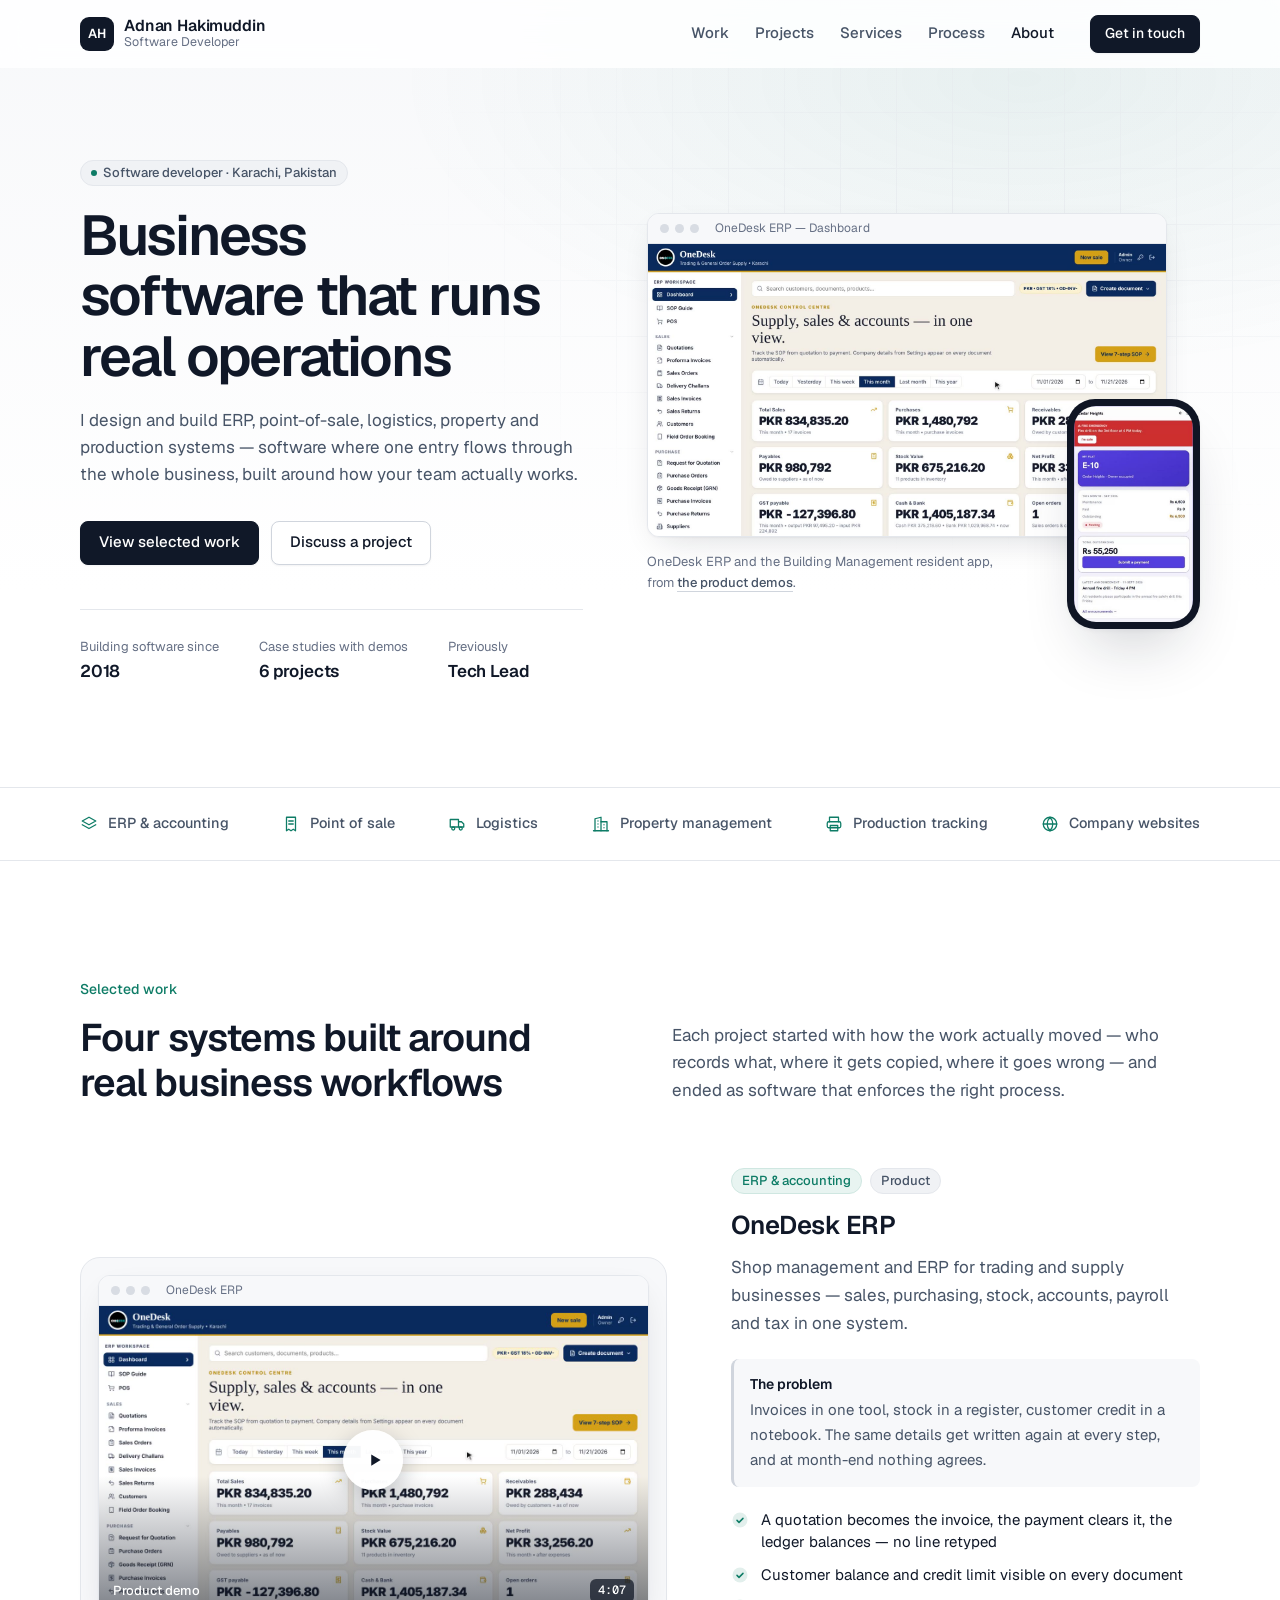
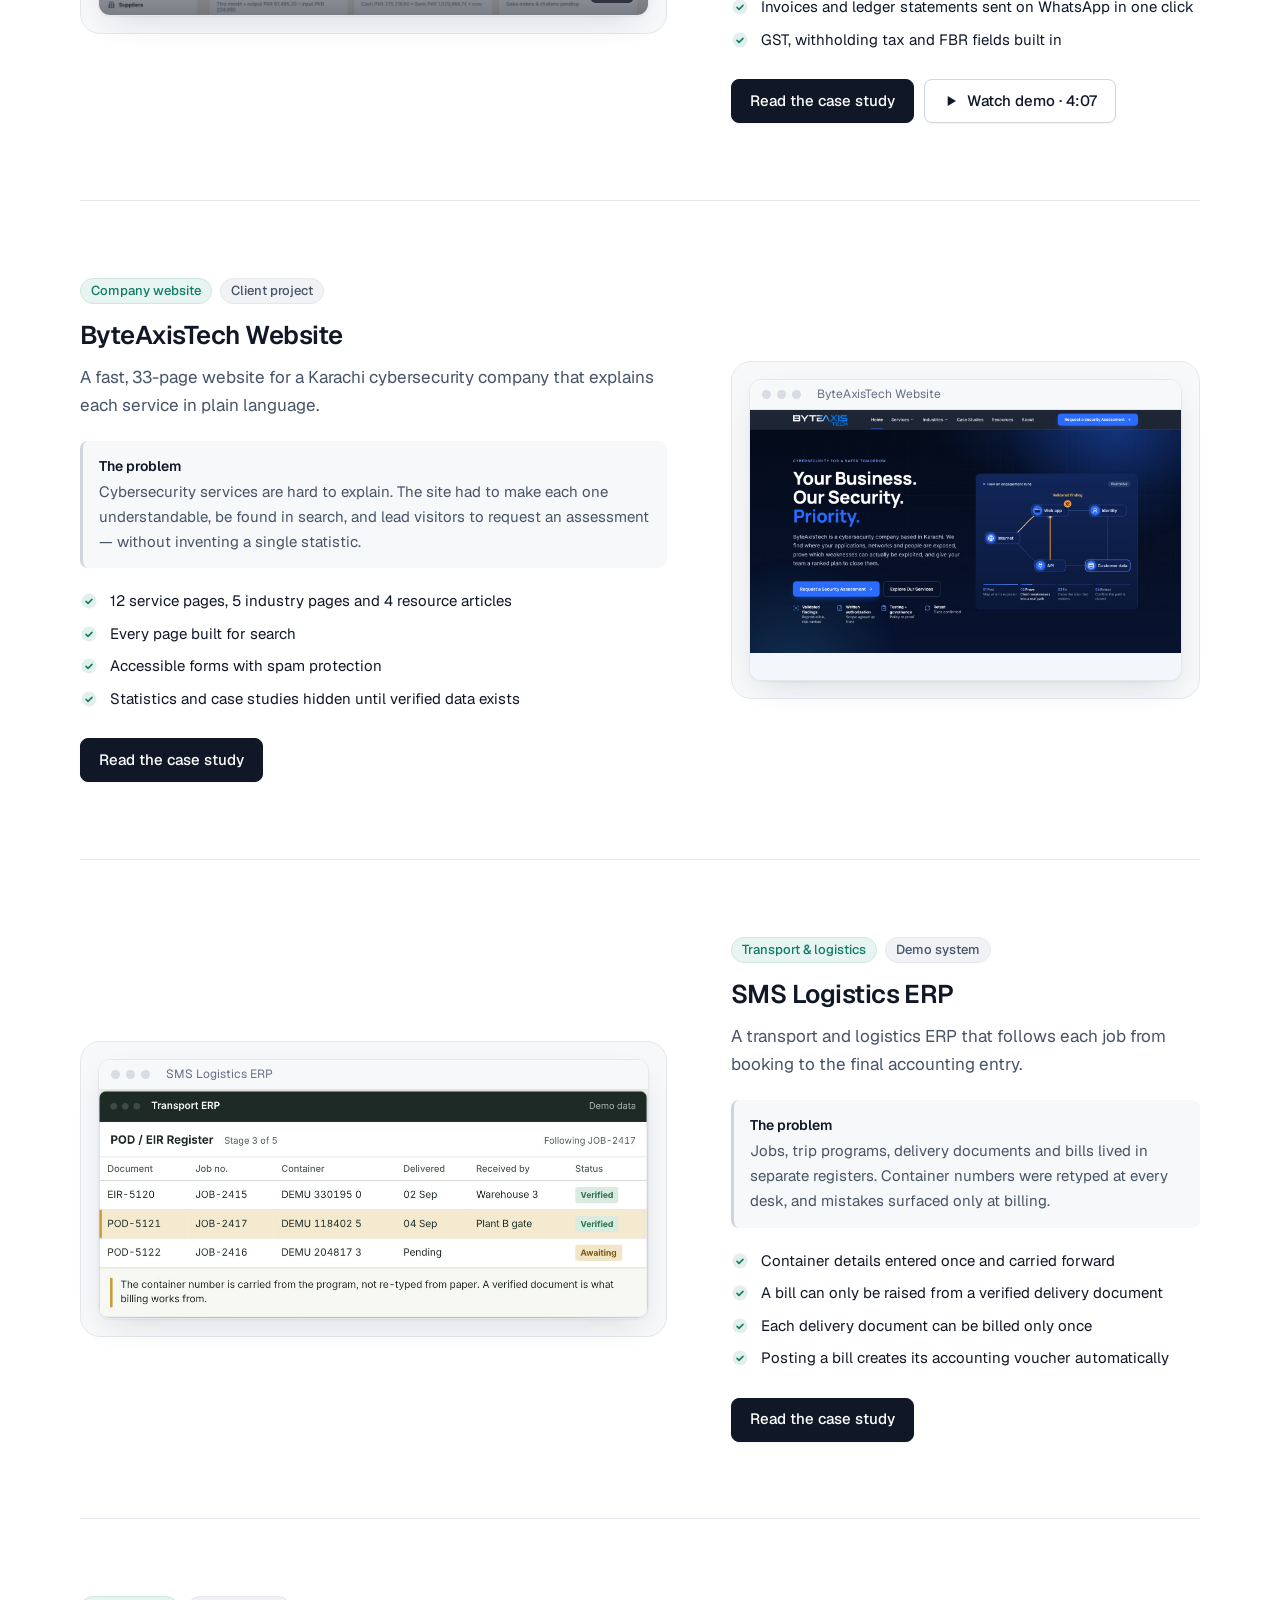
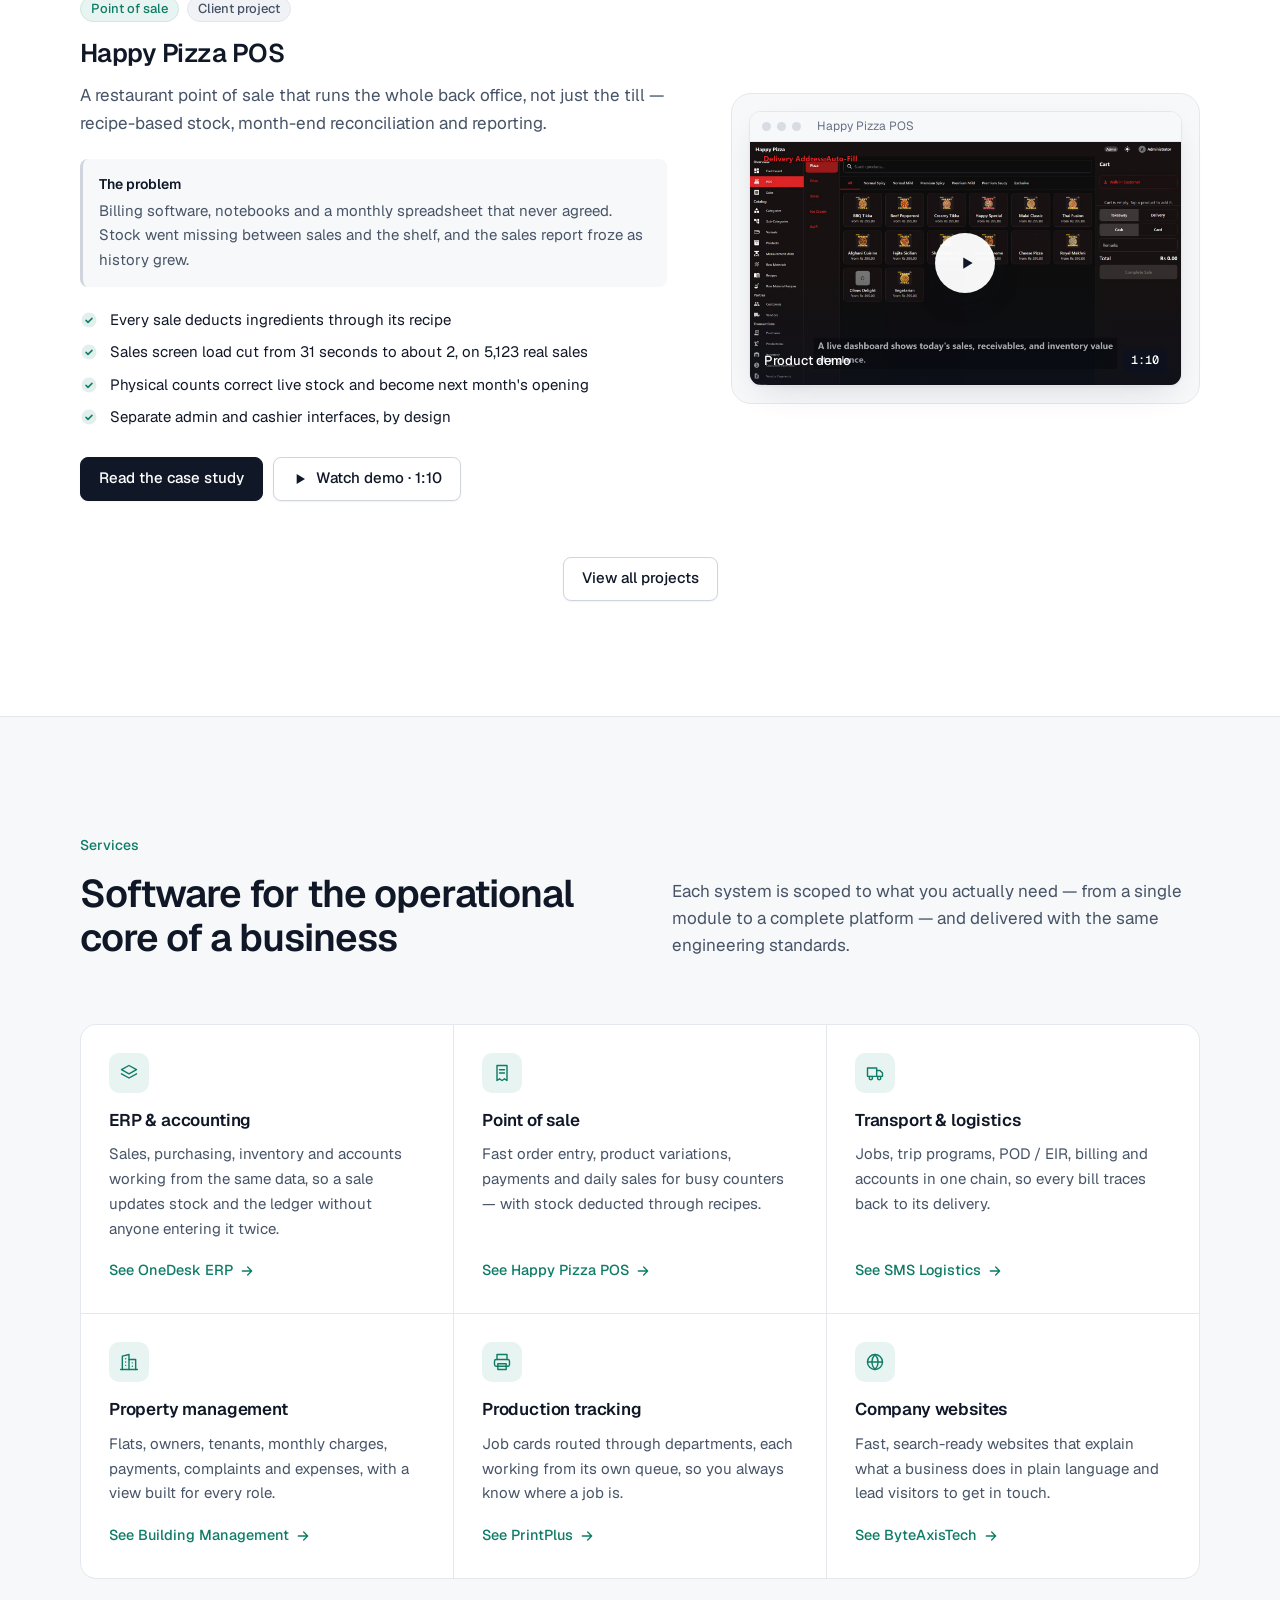
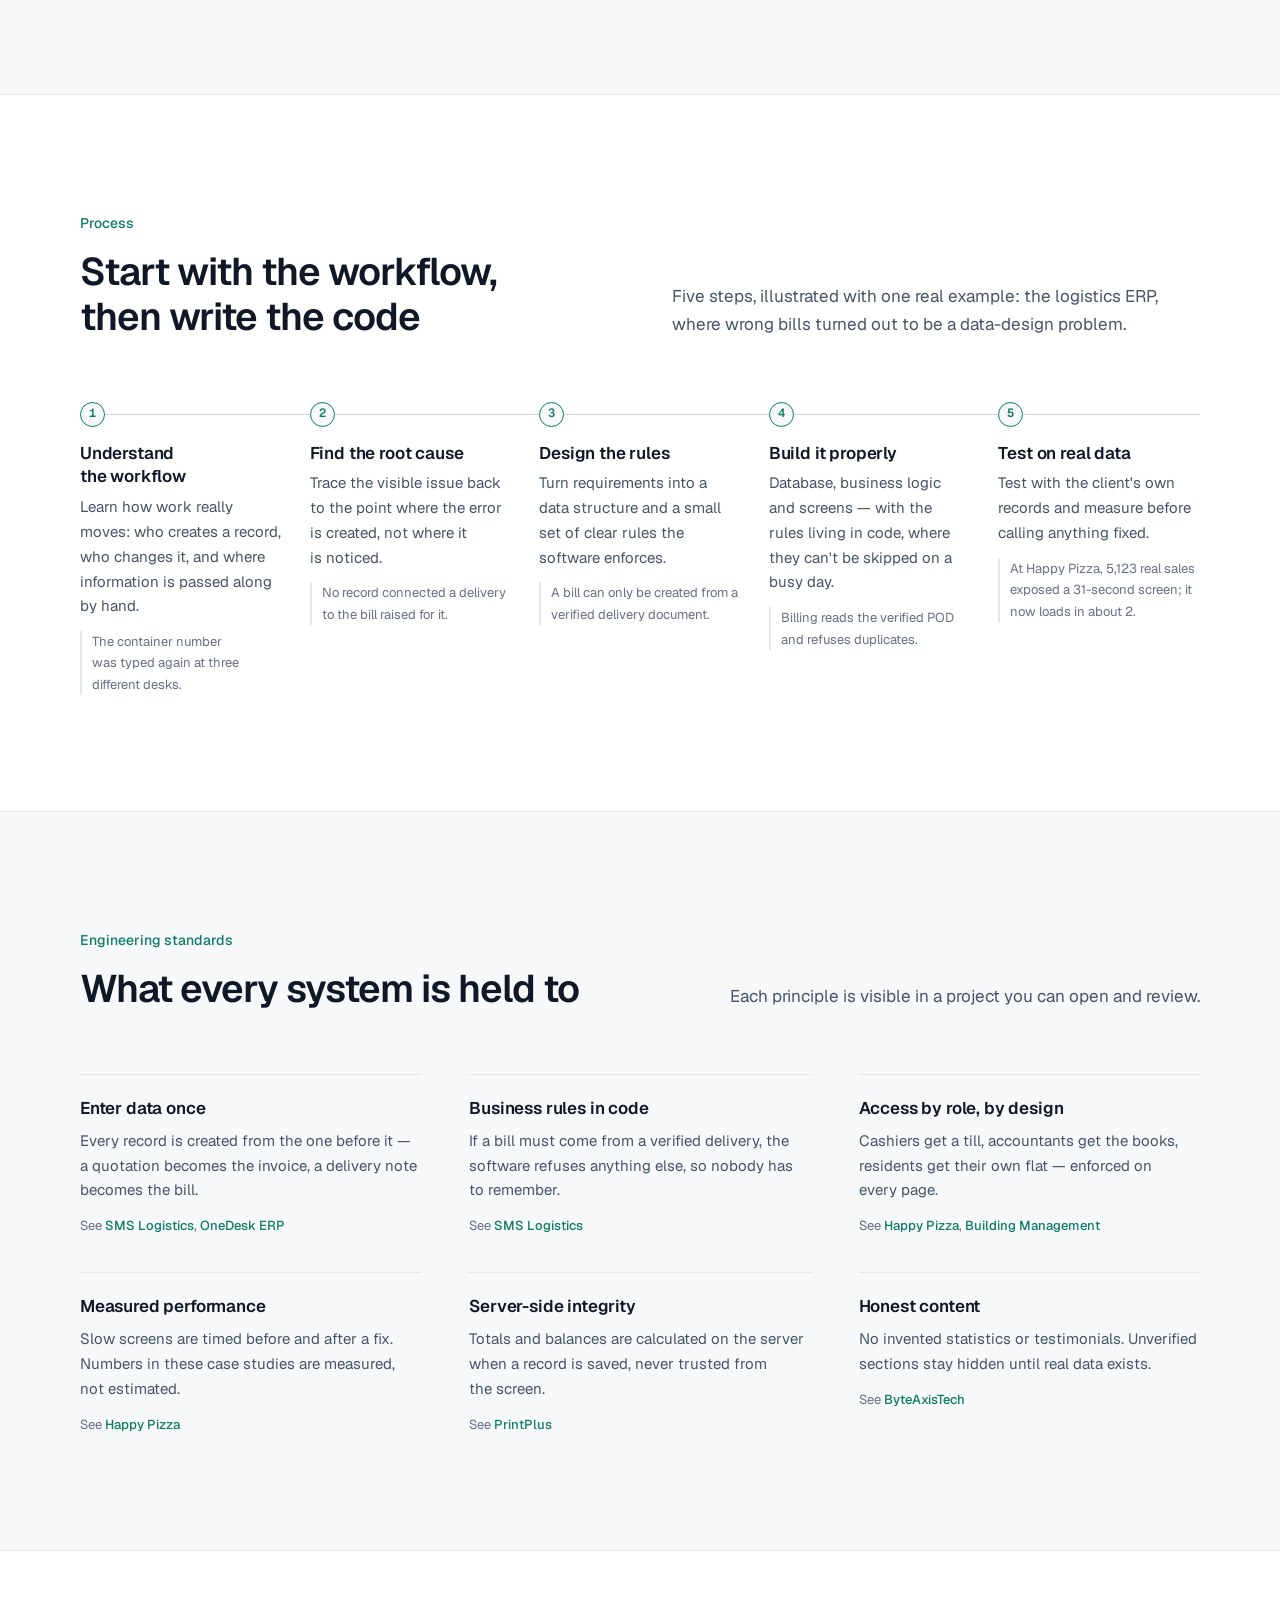
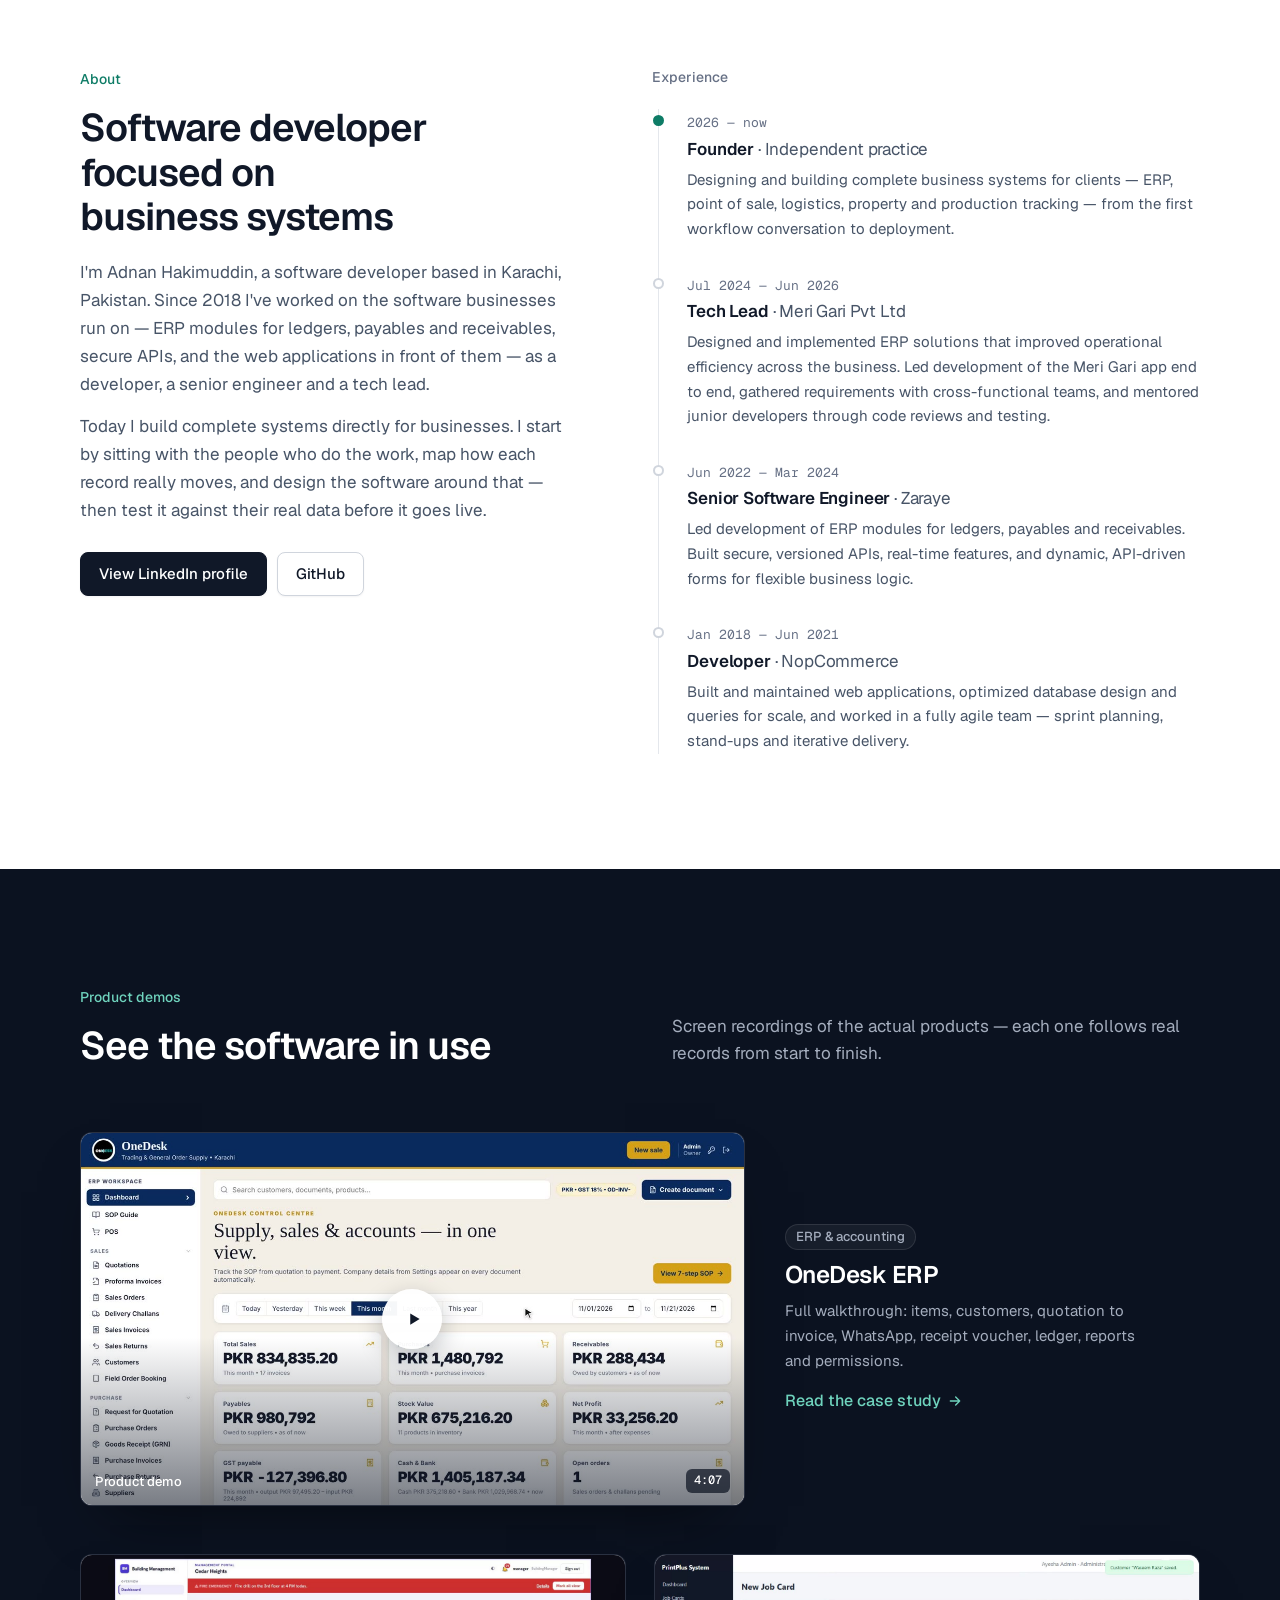
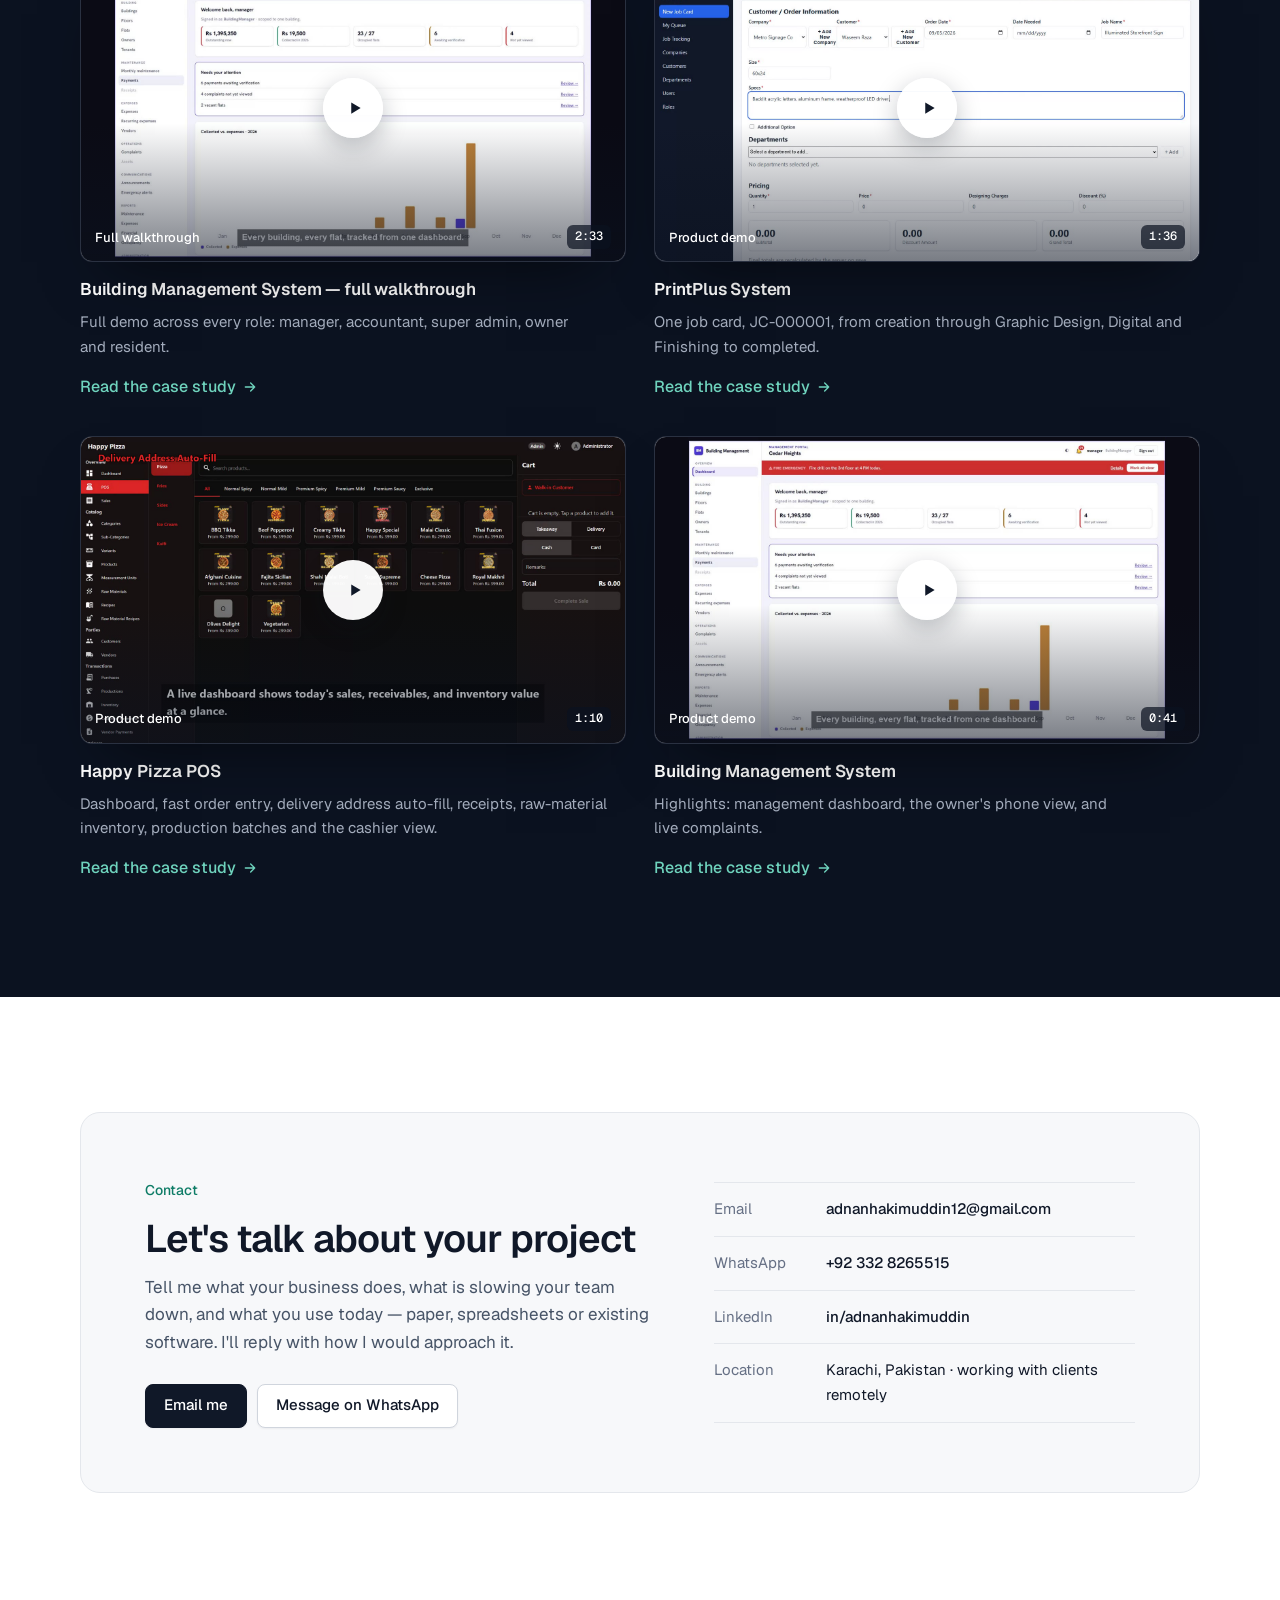
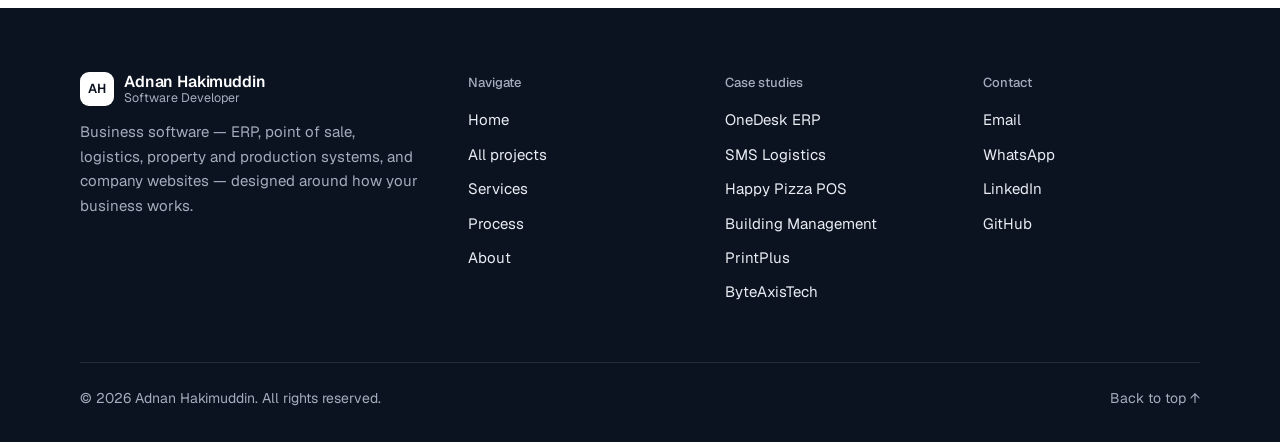
<file: index.html>
<!DOCTYPE html>
<html lang="en">
<head>
<meta charset="utf-8">
<meta name="viewport" content="width=device-width, initial-scale=1">
<title>Adnan Hakimuddin — Software Developer · ERP, POS & Business Systems</title>
<meta name="description" content="Adnan Hakimuddin designs and builds ERP, point-of-sale, logistics, property management and production systems for businesses. Case studies and product demos.">
<meta name="author" content="Adnan Hakimuddin">
<meta name="theme-color" content="#ffffff">
<meta property="og:type" content="website">
<meta property="og:title" content="Adnan Hakimuddin — Software Developer · ERP, POS & Business Systems">
<meta property="og:description" content="Adnan Hakimuddin designs and builds ERP, point-of-sale, logistics, property management and production systems for businesses. Case studies and product demos.">
<meta property="og:image" content="case-studies/onedesk-erp/dashboard.jpg">
<meta name="twitter:card" content="summary_large_image">
<link rel="icon" href="assets/favicon.svg" type="image/svg+xml">
<link rel="preload" href="assets/fonts/geist-latin-wght-normal.woff2" as="font" type="font/woff2" crossorigin>
<link rel="stylesheet" href="assets/style.css">
<script type="application/ld+json">{"@context":"https://schema.org","@type":"Person","name":"Adnan Hakimuddin","jobTitle":"Software Developer","address":{"@type":"PostalAddress","addressLocality":"Karachi","addressCountry":"PK"},"email":"mailto:adnanhakimuddin12@gmail.com","sameAs":["https://github.com/AdnanHakimuddin","https://www.linkedin.com/in/adnanhakimuddin/"]}</script>
</head>
<body data-page="home">
<a class="skip" href="#main">Skip to content</a>
<div class="progress" aria-hidden="true"></div>
<header class="nav">
  <div class="wrap">
    <a class="brand" href="index.html" aria-label="Adnan Hakimuddin — home">
      <span class="brand-mark" aria-hidden="true">AH</span>
      <span class="brand-name">Adnan Hakimuddin<small>Software Developer</small></span>
    </a>
    <nav aria-label="Primary">
      <ul class="nav-links">
        <li><a href="#work">Work</a></li>
        <li><a href="projects.html">Projects</a></li>
        <li><a href="#services">Services</a></li>
        <li><a href="#process">Process</a></li>
        <li><a href="#about">About</a></li>
      </ul>
    </nav>
    <a class="btn btn--sm nav-cta" href="#contact">Get in touch</a>
    <button class="menu-btn" type="button" aria-expanded="false" aria-controls="menu" aria-label="Open menu"><span aria-hidden="true"><i></i><i></i><i></i></span></button>
  </div>
</header>
<div class="menu" id="menu" role="dialog" aria-modal="true" aria-label="Menu">
  <div class="menu-top">
    <span class="brand"><span class="brand-mark" aria-hidden="true">AH</span><span class="brand-name">Adnan Hakimuddin</span></span>
    <button class="menu-close" type="button" aria-label="Close menu"><svg viewBox="0 0 24 24" aria-hidden="true"><path stroke="currentColor" stroke-width="2" stroke-linecap="round" d="M6 6l12 12M18 6L6 18"/></svg></button>
  </div>
  <ol>
    <li><a href="index.html">Home</a></li>
    <li><a href="#work">Selected work</a></li>
    <li><a href="projects.html">All projects</a></li>
    <li><a href="#services">Services</a></li>
    <li><a href="#process">Process</a></li>
    <li><a href="#about">About</a></li>
  </ol>
  <div class="menu-foot"><a class="btn" href="#contact">Get in touch</a><a class="btn btn--secondary" data-whatsapp href="#" target="_blank" rel="noopener">WhatsApp</a></div>
</div>
<main id="main">

<section class="hero" aria-labelledby="hero-h">
  <div class="wrap hero-grid">
    <div>
      <span class="badge" data-in style="--i:0"><span class="dot"></span>Software developer · Karachi, Pakistan</span>
      <h1 class="t-h1" id="hero-h" data-in style="--i:1">Business software that runs real operations</h1>
      <p class="lead" data-in style="--i:2">I design and build ERP, point-of-sale, logistics, property and production systems — software where one entry flows through the whole business, built around how your team actually works.</p>
      <div class="hero-cta" data-in style="--i:3">
        <a class="btn" href="#work">View selected work</a>
        <a class="btn btn--secondary" href="#contact">Discuss a project</a>
      </div>
      <dl class="hero-facts" data-in style="--i:4">
        <div><dt>Building software since</dt><dd>2018</dd></div>
        <div><dt>Case studies with demos</dt><dd>6 projects</dd></div>
        <div><dt>Previously</dt><dd>Tech Lead</dd></div>
      </dl>
    </div>
    <figure class="hero-visual" data-in style="--i:2">
      <div class="frame"><div class="frame-bar" aria-hidden="true"><i></i><i></i><i></i><span>OneDesk ERP — Dashboard</span></div><div class="frame-in" style="--ar:1600 / 900"><img src="case-studies/onedesk-erp/dashboard.jpg" alt="OneDesk ERP dashboard showing sales, purchases, receivables, payables, stock value and net profit" fetchpriority="high" decoding="async"></div></div>
      <div class="phone"><img src="case-studies/bms/owner-phone.jpg" alt="Building Management System resident app showing a flat's monthly charges and outstanding balance" decoding="async"></div>
      <figcaption class="hero-note">OneDesk ERP and the Building Management resident app, from <a href="#demos">the product demos</a>.</figcaption>
    </figure>
  </div>
</section>

<div class="domains-wrap"><div class="wrap domains">
  <ul aria-label="Areas of work">
    <li><svg viewBox="0 0 24 24" aria-hidden="true" fill="none" stroke="currentColor" stroke-width="1.7" stroke-linecap="round" stroke-linejoin="round"><path d="M12 3l9 5-9 5-9-5 9-5z"/><path d="M3 13l9 5 9-5"/></svg>ERP &amp; accounting</li>
    <li><svg viewBox="0 0 24 24" aria-hidden="true" fill="none" stroke="currentColor" stroke-width="1.7" stroke-linecap="round" stroke-linejoin="round"><path d="M6 3h12v18l-3-2-3 2-3-2-3 2V3z"/><path d="M9 8h6M9 12h6"/></svg>Point of sale</li>
    <li><svg viewBox="0 0 24 24" aria-hidden="true" fill="none" stroke="currentColor" stroke-width="1.7" stroke-linecap="round" stroke-linejoin="round"><path d="M3 6h11v10H3z"/><path d="M14 9h4l3 3v4h-7"/><circle cx="7" cy="18" r="2"/><circle cx="17" cy="18" r="2"/></svg>Logistics</li>
    <li><svg viewBox="0 0 24 24" aria-hidden="true" fill="none" stroke="currentColor" stroke-width="1.7" stroke-linecap="round" stroke-linejoin="round"><path d="M4 21V5l8-2v18"/><path d="M12 9h8v12"/><path d="M8 8v.01M8 12v.01M8 16v.01M16 13v.01M16 17v.01"/><path d="M2 21h20"/></svg>Property management</li>
    <li><svg viewBox="0 0 24 24" aria-hidden="true" fill="none" stroke="currentColor" stroke-width="1.7" stroke-linecap="round" stroke-linejoin="round"><path d="M6 9V3h12v6"/><rect x="3" y="9" width="18" height="8" rx="2"/><path d="M7 14h10v7H7z"/></svg>Production tracking</li>
    <li><svg viewBox="0 0 24 24" aria-hidden="true" fill="none" stroke="currentColor" stroke-width="1.7" stroke-linecap="round" stroke-linejoin="round"><circle cx="12" cy="12" r="9"/><path d="M3 12h18M12 3c2.5 2.7 3.8 5.7 3.8 9s-1.3 6.3-3.8 9c-2.5-2.7-3.8-5.7-3.8-9S9.5 5.7 12 3z"/></svg>Company websites</li>
  </ul>
</div></div>

<section class="section" id="work" aria-labelledby="work-h">
  <div class="wrap">
    <div class="sec-head">
      <div><p class="eyebrow">Selected work</p><h2 class="t-h2" id="work-h">Four systems built around real business workflows</h2></div>
      <p class="lead">Each project started with how the work actually moved — who records what, where it gets copied, where it goes wrong — and ended as software that enforces the right process.</p>
    </div>
    <div id="featured"></div>
    <p style="margin-top:56px;text-align:center"><a class="btn btn--secondary" href="projects.html">View all projects</a></p>
  </div>
</section>

<section class="section section--subtle" id="services" aria-labelledby="services-h">
  <div class="wrap">
    <div class="sec-head">
      <div><p class="eyebrow">Services</p><h2 class="t-h2" id="services-h">Software for the operational core of a business</h2></div>
      <p class="lead">Each system is scoped to what you actually need — from a single module to a complete platform — and delivered with the same engineering standards.</p>
    </div>
    <div class="caps" data-reveal>
      <article class="cap"><span class="cap-icon"><svg viewBox="0 0 24 24" aria-hidden="true" fill="none" stroke="currentColor" stroke-width="1.7" stroke-linecap="round" stroke-linejoin="round"><path d="M12 3l9 5-9 5-9-5 9-5z"/><path d="M3 13l9 5 9-5"/></svg></span><h3 class="t-h4">ERP &amp; accounting</h3><p>Sales, purchasing, inventory and accounts working from the same data, so a sale updates stock and the ledger without anyone entering it twice.</p><a class="link" href="case-study.html?p=onedesk-erp">See OneDesk ERP <svg viewBox="0 0 24 24" aria-hidden="true"><path stroke="currentColor" stroke-width="2" stroke-linecap="round" stroke-linejoin="round" fill="none" d="M5 12h14M13 6l6 6-6 6"/></svg></a></article>
      <article class="cap"><span class="cap-icon"><svg viewBox="0 0 24 24" aria-hidden="true" fill="none" stroke="currentColor" stroke-width="1.7" stroke-linecap="round" stroke-linejoin="round"><path d="M6 3h12v18l-3-2-3 2-3-2-3 2V3z"/><path d="M9 8h6M9 12h6"/></svg></span><h3 class="t-h4">Point of sale</h3><p>Fast order entry, product variations, payments and daily sales for busy counters — with stock deducted through recipes.</p><a class="link" href="case-study.html?p=happy-pizza-pos">See Happy Pizza POS <svg viewBox="0 0 24 24" aria-hidden="true"><path stroke="currentColor" stroke-width="2" stroke-linecap="round" stroke-linejoin="round" fill="none" d="M5 12h14M13 6l6 6-6 6"/></svg></a></article>
      <article class="cap"><span class="cap-icon"><svg viewBox="0 0 24 24" aria-hidden="true" fill="none" stroke="currentColor" stroke-width="1.7" stroke-linecap="round" stroke-linejoin="round"><path d="M3 6h11v10H3z"/><path d="M14 9h4l3 3v4h-7"/><circle cx="7" cy="18" r="2"/><circle cx="17" cy="18" r="2"/></svg></span><h3 class="t-h4">Transport &amp; logistics</h3><p>Jobs, trip programs, POD / EIR, billing and accounts in one chain, so every bill traces back to its delivery.</p><a class="link" href="case-study.html?p=sms-logistics-erp">See SMS Logistics <svg viewBox="0 0 24 24" aria-hidden="true"><path stroke="currentColor" stroke-width="2" stroke-linecap="round" stroke-linejoin="round" fill="none" d="M5 12h14M13 6l6 6-6 6"/></svg></a></article>
      <article class="cap"><span class="cap-icon"><svg viewBox="0 0 24 24" aria-hidden="true" fill="none" stroke="currentColor" stroke-width="1.7" stroke-linecap="round" stroke-linejoin="round"><path d="M4 21V5l8-2v18"/><path d="M12 9h8v12"/><path d="M8 8v.01M8 12v.01M8 16v.01M16 13v.01M16 17v.01"/><path d="M2 21h20"/></svg></span><h3 class="t-h4">Property management</h3><p>Flats, owners, tenants, monthly charges, payments, complaints and expenses, with a view built for every role.</p><a class="link" href="case-study.html?p=building-management-system">See Building Management <svg viewBox="0 0 24 24" aria-hidden="true"><path stroke="currentColor" stroke-width="2" stroke-linecap="round" stroke-linejoin="round" fill="none" d="M5 12h14M13 6l6 6-6 6"/></svg></a></article>
      <article class="cap"><span class="cap-icon"><svg viewBox="0 0 24 24" aria-hidden="true" fill="none" stroke="currentColor" stroke-width="1.7" stroke-linecap="round" stroke-linejoin="round"><path d="M6 9V3h12v6"/><rect x="3" y="9" width="18" height="8" rx="2"/><path d="M7 14h10v7H7z"/></svg></span><h3 class="t-h4">Production tracking</h3><p>Job cards routed through departments, each working from its own queue, so you always know where a job is.</p><a class="link" href="case-study.html?p=printplus">See PrintPlus <svg viewBox="0 0 24 24" aria-hidden="true"><path stroke="currentColor" stroke-width="2" stroke-linecap="round" stroke-linejoin="round" fill="none" d="M5 12h14M13 6l6 6-6 6"/></svg></a></article>
      <article class="cap"><span class="cap-icon"><svg viewBox="0 0 24 24" aria-hidden="true" fill="none" stroke="currentColor" stroke-width="1.7" stroke-linecap="round" stroke-linejoin="round"><circle cx="12" cy="12" r="9"/><path d="M3 12h18M12 3c2.5 2.7 3.8 5.7 3.8 9s-1.3 6.3-3.8 9c-2.5-2.7-3.8-5.7-3.8-9S9.5 5.7 12 3z"/></svg></span><h3 class="t-h4">Company websites</h3><p>Fast, search-ready websites that explain what a business does in plain language and lead visitors to get in touch.</p><a class="link" href="case-study.html?p=byteaxistech">See ByteAxisTech <svg viewBox="0 0 24 24" aria-hidden="true"><path stroke="currentColor" stroke-width="2" stroke-linecap="round" stroke-linejoin="round" fill="none" d="M5 12h14M13 6l6 6-6 6"/></svg></a></article>
    </div>
  </div>
</section>

<section class="section" id="process" aria-labelledby="process-h">
  <div class="wrap">
    <div class="sec-head">
      <div><p class="eyebrow">Process</p><h2 class="t-h2" id="process-h">Start with the workflow, then write the code</h2></div>
      <p class="lead">Five steps, illustrated with one real example: the logistics ERP, where wrong bills turned out to be a data-design problem.</p>
    </div>
    <ol class="process" data-reveal>
      <li><span class="num">1</span><h3 class="t-h4">Understand the workflow</h3><p>Learn how work really moves: who creates a record, who changes it, and where information is passed along by hand.</p><p class="ex">The container number was typed again at three different desks.</p></li>
      <li><span class="num">2</span><h3 class="t-h4">Find the root cause</h3><p>Trace the visible issue back to the point where the error is created, not where it is noticed.</p><p class="ex">No record connected a delivery to the bill raised for it.</p></li>
      <li><span class="num">3</span><h3 class="t-h4">Design the rules</h3><p>Turn requirements into a data structure and a small set of clear rules the software enforces.</p><p class="ex">A bill can only be created from a verified delivery document.</p></li>
      <li><span class="num">4</span><h3 class="t-h4">Build it properly</h3><p>Database, business logic and screens — with the rules living in code, where they can't be skipped on a busy day.</p><p class="ex">Billing reads the verified POD and refuses duplicates.</p></li>
      <li><span class="num">5</span><h3 class="t-h4">Test on real data</h3><p>Test with the client's own records and measure before calling anything fixed.</p><p class="ex">At Happy Pizza, 5,123 real sales exposed a 31-second screen; it now loads in about 2.</p></li>
    </ol>
  </div>
</section>

<section class="section section--subtle" id="standards" aria-labelledby="standards-h">
  <div class="wrap">
    <div class="sec-head">
      <div><p class="eyebrow">Engineering standards</p><h2 class="t-h2" id="standards-h">What every system is held to</h2></div>
      <p class="lead">Each principle is visible in a project you can open and review.</p>
    </div>
    <ul class="principles" data-reveal>
      <li><h3 class="t-h4">Enter data once</h3><p>Every record is created from the one before it — a quotation becomes the invoice, a delivery note becomes the bill.</p><p class="seen">See <a href="case-study.html?p=sms-logistics-erp">SMS Logistics</a>, <a href="case-study.html?p=onedesk-erp">OneDesk ERP</a></p></li>
      <li><h3 class="t-h4">Business rules in code</h3><p>If a bill must come from a verified delivery, the software refuses anything else, so nobody has to remember.</p><p class="seen">See <a href="case-study.html?p=sms-logistics-erp">SMS Logistics</a></p></li>
      <li><h3 class="t-h4">Access by role, by design</h3><p>Cashiers get a till, accountants get the books, residents get their own flat — enforced on every page.</p><p class="seen">See <a href="case-study.html?p=happy-pizza-pos">Happy Pizza</a>, <a href="case-study.html?p=building-management-system">Building Management</a></p></li>
      <li><h3 class="t-h4">Measured performance</h3><p>Slow screens are timed before and after a fix. Numbers in these case studies are measured, not estimated.</p><p class="seen">See <a href="case-study.html?p=happy-pizza-pos">Happy Pizza</a></p></li>
      <li><h3 class="t-h4">Server-side integrity</h3><p>Totals and balances are calculated on the server when a record is saved, never trusted from the screen.</p><p class="seen">See <a href="case-study.html?p=printplus">PrintPlus</a></p></li>
      <li><h3 class="t-h4">Honest content</h3><p>No invented statistics or testimonials. Unverified sections stay hidden until real data exists.</p><p class="seen">See <a href="case-study.html?p=byteaxistech">ByteAxisTech</a></p></li>
    </ul>
  </div>
</section>

<section class="section" id="about" aria-labelledby="about-h">
  <div class="wrap about">
    <div>
      <p class="eyebrow">About</p>
      <h2 class="t-h2" id="about-h">Software developer focused on business systems</h2>
      <div class="prose">
        <p>I'm Adnan Hakimuddin, a software developer based in Karachi, Pakistan. Since 2018 I've worked on the software businesses run on — ERP modules for ledgers, payables and receivables, secure APIs, and the web applications in front of them — as a developer, a senior engineer and a tech lead.</p>
        <p>Today I build complete systems directly for businesses. I start by sitting with the people who do the work, map how each record really moves, and design the software around that — then test it against their real data before it goes live.</p>
      </div>
      <div class="about-actions"><a class="btn" data-linkedin href="#" target="_blank" rel="noopener">View LinkedIn profile</a><a class="btn btn--secondary" data-github href="#" target="_blank" rel="noopener">GitHub</a></div>
    </div>
    <div>
      <p class="xp-title">Experience</p>
      <ol class="xp" id="xp"></ol>
    </div>
  </div>
</section>

<section class="section dark" id="demos" aria-labelledby="demos-h">
  <div class="wrap">
    <div class="sec-head">
      <div><p class="eyebrow">Product demos</p><h2 class="t-h2" id="demos-h">See the software in use</h2></div>
      <p class="lead">Screen recordings of the actual products — each one follows real records from start to finish.</p>
    </div>
    <div class="reel" id="reel"></div>
  </div>
</section>

<section class="section" id="contact" aria-labelledby="contact-h">
  <div class="wrap">
    <div class="contact-panel" data-reveal>
      <div>
        <p class="eyebrow">Contact</p>
        <h2 class="t-h2" id="contact-h">Let's talk about your project</h2>
        <p class="lead">Tell me what your business does, what is slowing your team down, and what you use today — paper, spreadsheets or existing software. I'll reply with how I would approach it.</p>
        <div class="contact-actions">
          <a class="btn" data-mail href="#">Email me</a>
          <a class="btn btn--secondary" data-whatsapp href="#" target="_blank" rel="noopener">Message on WhatsApp</a>
        </div>
      </div>
      <ul class="contact-list">
        <li><span>Email</span><a data-email-text href="#">adnanhakimuddin12@gmail.com</a></li>
        <li><span>WhatsApp</span><a data-phone-text href="#" target="_blank" rel="noopener">+92 332 8265515</a></li>
        <li><span>LinkedIn</span><a data-linkedin href="#" target="_blank" rel="noopener">in/adnanhakimuddin</a></li>
        <li><span>Location</span><span style="color:var(--text)">Karachi, Pakistan · working with clients remotely</span></li>
      </ul>
    </div>
  </div>
</section>
</main>
<footer class="footer dark">
  <div class="wrap">
    <div class="footer-grid">
      <div class="footer-brand">
        <a class="brand" href="index.html"><span class="brand-mark" aria-hidden="true">AH</span><span class="brand-name">Adnan Hakimuddin<small>Software Developer</small></span></a>
        <p>Business software — ERP, point of sale, logistics, property and production systems, and company websites — designed around how your business works.</p>
      </div>
      <div><h2>Navigate</h2><ul><li><a href="index.html">Home</a></li><li><a href="projects.html">All projects</a></li><li><a href="index.html#services">Services</a></li><li><a href="index.html#process">Process</a></li><li><a href="index.html#about">About</a></li></ul></div>
      <div><h2>Case studies</h2><ul data-footer-cases></ul></div>
      <div><h2>Contact</h2><ul><li><a data-mail href="#">Email</a></li><li><a data-whatsapp href="#" target="_blank" rel="noopener">WhatsApp</a></li><li><a data-linkedin href="#" target="_blank" rel="noopener">LinkedIn</a></li><li><a data-github href="#" target="_blank" rel="noopener">GitHub</a></li></ul></div>
    </div>
    <div class="footer-base"><span>© <span data-year>2026</span> Adnan Hakimuddin. All rights reserved.</span><a href="#main">Back to top ↑</a></div>
  </div>
</footer>
<script src="assets/data.js"></script>
<script src="assets/media-sizes.js"></script>
<script src="assets/site.js"></script>
</body>
</html>
</file>
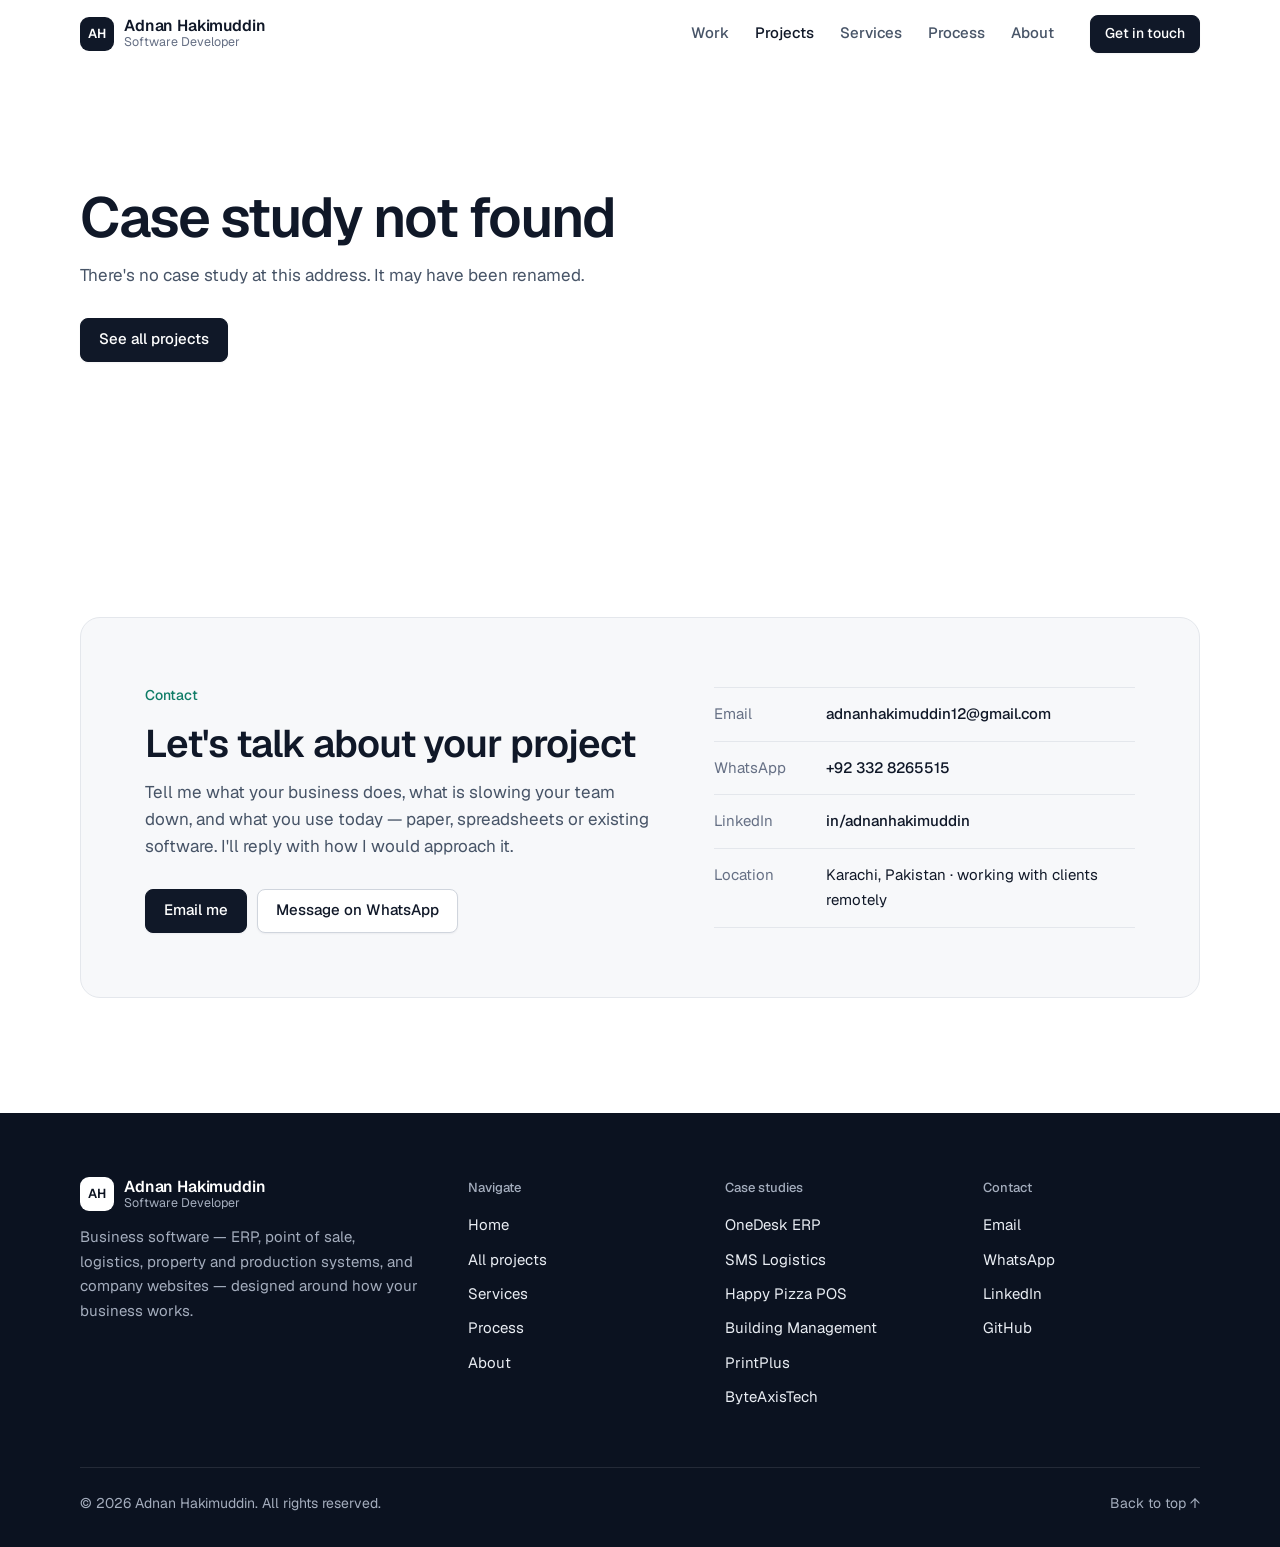
<file: case-study.html>
<!DOCTYPE html>
<html lang="en">
<head>
<meta charset="utf-8">
<meta name="viewport" content="width=device-width, initial-scale=1">
<title>Case study — Adnan Hakimuddin</title>
<meta name="description" content="A detailed case study by Adnan Hakimuddin: the problem, the system design, key decisions, screens and product demo.">
<meta name="author" content="Adnan Hakimuddin">
<meta name="theme-color" content="#ffffff">
<meta property="og:type" content="website">
<meta property="og:title" content="Case study — Adnan Hakimuddin">
<meta property="og:description" content="A detailed case study by Adnan Hakimuddin: the problem, the system design, key decisions, screens and product demo.">
<meta property="og:image" content="case-studies/onedesk-erp/dashboard.jpg">
<meta name="twitter:card" content="summary_large_image">
<link rel="icon" href="assets/favicon.svg" type="image/svg+xml">
<link rel="preload" href="assets/fonts/geist-latin-wght-normal.woff2" as="font" type="font/woff2" crossorigin>
<link rel="stylesheet" href="assets/style.css">
</head>
<body data-page="case">
<a class="skip" href="#main">Skip to content</a>
<div class="progress" aria-hidden="true"></div>
<header class="nav">
  <div class="wrap">
    <a class="brand" href="index.html" aria-label="Adnan Hakimuddin — home">
      <span class="brand-mark" aria-hidden="true">AH</span>
      <span class="brand-name">Adnan Hakimuddin<small>Software Developer</small></span>
    </a>
    <nav aria-label="Primary">
      <ul class="nav-links">
        <li><a href="index.html#work">Work</a></li>
        <li><a href="projects.html" aria-current="page">Projects</a></li>
        <li><a href="index.html#services">Services</a></li>
        <li><a href="index.html#process">Process</a></li>
        <li><a href="index.html#about">About</a></li>
      </ul>
    </nav>
    <a class="btn btn--sm nav-cta" href="index.html#contact">Get in touch</a>
    <button class="menu-btn" type="button" aria-expanded="false" aria-controls="menu" aria-label="Open menu"><span aria-hidden="true"><i></i><i></i><i></i></span></button>
  </div>
</header>
<div class="menu" id="menu" role="dialog" aria-modal="true" aria-label="Menu">
  <div class="menu-top">
    <span class="brand"><span class="brand-mark" aria-hidden="true">AH</span><span class="brand-name">Adnan Hakimuddin</span></span>
    <button class="menu-close" type="button" aria-label="Close menu"><svg viewBox="0 0 24 24" aria-hidden="true"><path stroke="currentColor" stroke-width="2" stroke-linecap="round" d="M6 6l12 12M18 6L6 18"/></svg></button>
  </div>
  <ol>
    <li><a href="index.html">Home</a></li>
    <li><a href="index.html#work">Selected work</a></li>
    <li><a href="projects.html">All projects</a></li>
    <li><a href="index.html#services">Services</a></li>
    <li><a href="index.html#process">Process</a></li>
    <li><a href="index.html#about">About</a></li>
  </ol>
  <div class="menu-foot"><a class="btn" href="index.html#contact">Get in touch</a><a class="btn btn--secondary" data-whatsapp href="#" target="_blank" rel="noopener">WhatsApp</a></div>
</div>
<main id="main">
<div id="cs"><section class="cs-hero"><div class="wrap"><p class="lead">Loading case study…</p></div></section></div>
<noscript><div class="wrap" style="padding:140px 0">This case study needs JavaScript to display. <a href="projects.html">See all projects</a>.</div></noscript>
<section class="section" id="contact" aria-labelledby="contact-h">
  <div class="wrap">
    <div class="contact-panel" data-reveal>
      <div>
        <p class="eyebrow">Contact</p>
        <h2 class="t-h2" id="contact-h">Let's talk about your project</h2>
        <p class="lead">Tell me what your business does, what is slowing your team down, and what you use today — paper, spreadsheets or existing software. I'll reply with how I would approach it.</p>
        <div class="contact-actions">
          <a class="btn" data-mail href="#">Email me</a>
          <a class="btn btn--secondary" data-whatsapp href="#" target="_blank" rel="noopener">Message on WhatsApp</a>
        </div>
      </div>
      <ul class="contact-list">
        <li><span>Email</span><a data-email-text href="#">adnanhakimuddin12@gmail.com</a></li>
        <li><span>WhatsApp</span><a data-phone-text href="#" target="_blank" rel="noopener">+92 332 8265515</a></li>
        <li><span>LinkedIn</span><a data-linkedin href="#" target="_blank" rel="noopener">in/adnanhakimuddin</a></li>
        <li><span>Location</span><span style="color:var(--text)">Karachi, Pakistan · working with clients remotely</span></li>
      </ul>
    </div>
  </div>
</section>
</main>
<footer class="footer dark">
  <div class="wrap">
    <div class="footer-grid">
      <div class="footer-brand">
        <a class="brand" href="index.html"><span class="brand-mark" aria-hidden="true">AH</span><span class="brand-name">Adnan Hakimuddin<small>Software Developer</small></span></a>
        <p>Business software — ERP, point of sale, logistics, property and production systems, and company websites — designed around how your business works.</p>
      </div>
      <div><h2>Navigate</h2><ul><li><a href="index.html">Home</a></li><li><a href="projects.html">All projects</a></li><li><a href="index.html#services">Services</a></li><li><a href="index.html#process">Process</a></li><li><a href="index.html#about">About</a></li></ul></div>
      <div><h2>Case studies</h2><ul data-footer-cases></ul></div>
      <div><h2>Contact</h2><ul><li><a data-mail href="#">Email</a></li><li><a data-whatsapp href="#" target="_blank" rel="noopener">WhatsApp</a></li><li><a data-linkedin href="#" target="_blank" rel="noopener">LinkedIn</a></li><li><a data-github href="#" target="_blank" rel="noopener">GitHub</a></li></ul></div>
    </div>
    <div class="footer-base"><span>© <span data-year>2026</span> Adnan Hakimuddin. All rights reserved.</span><a href="#main">Back to top ↑</a></div>
  </div>
</footer>
<script src="assets/data.js"></script>
<script src="assets/media-sizes.js"></script>
<script src="assets/site.js"></script>
</body>
</html>
</file>
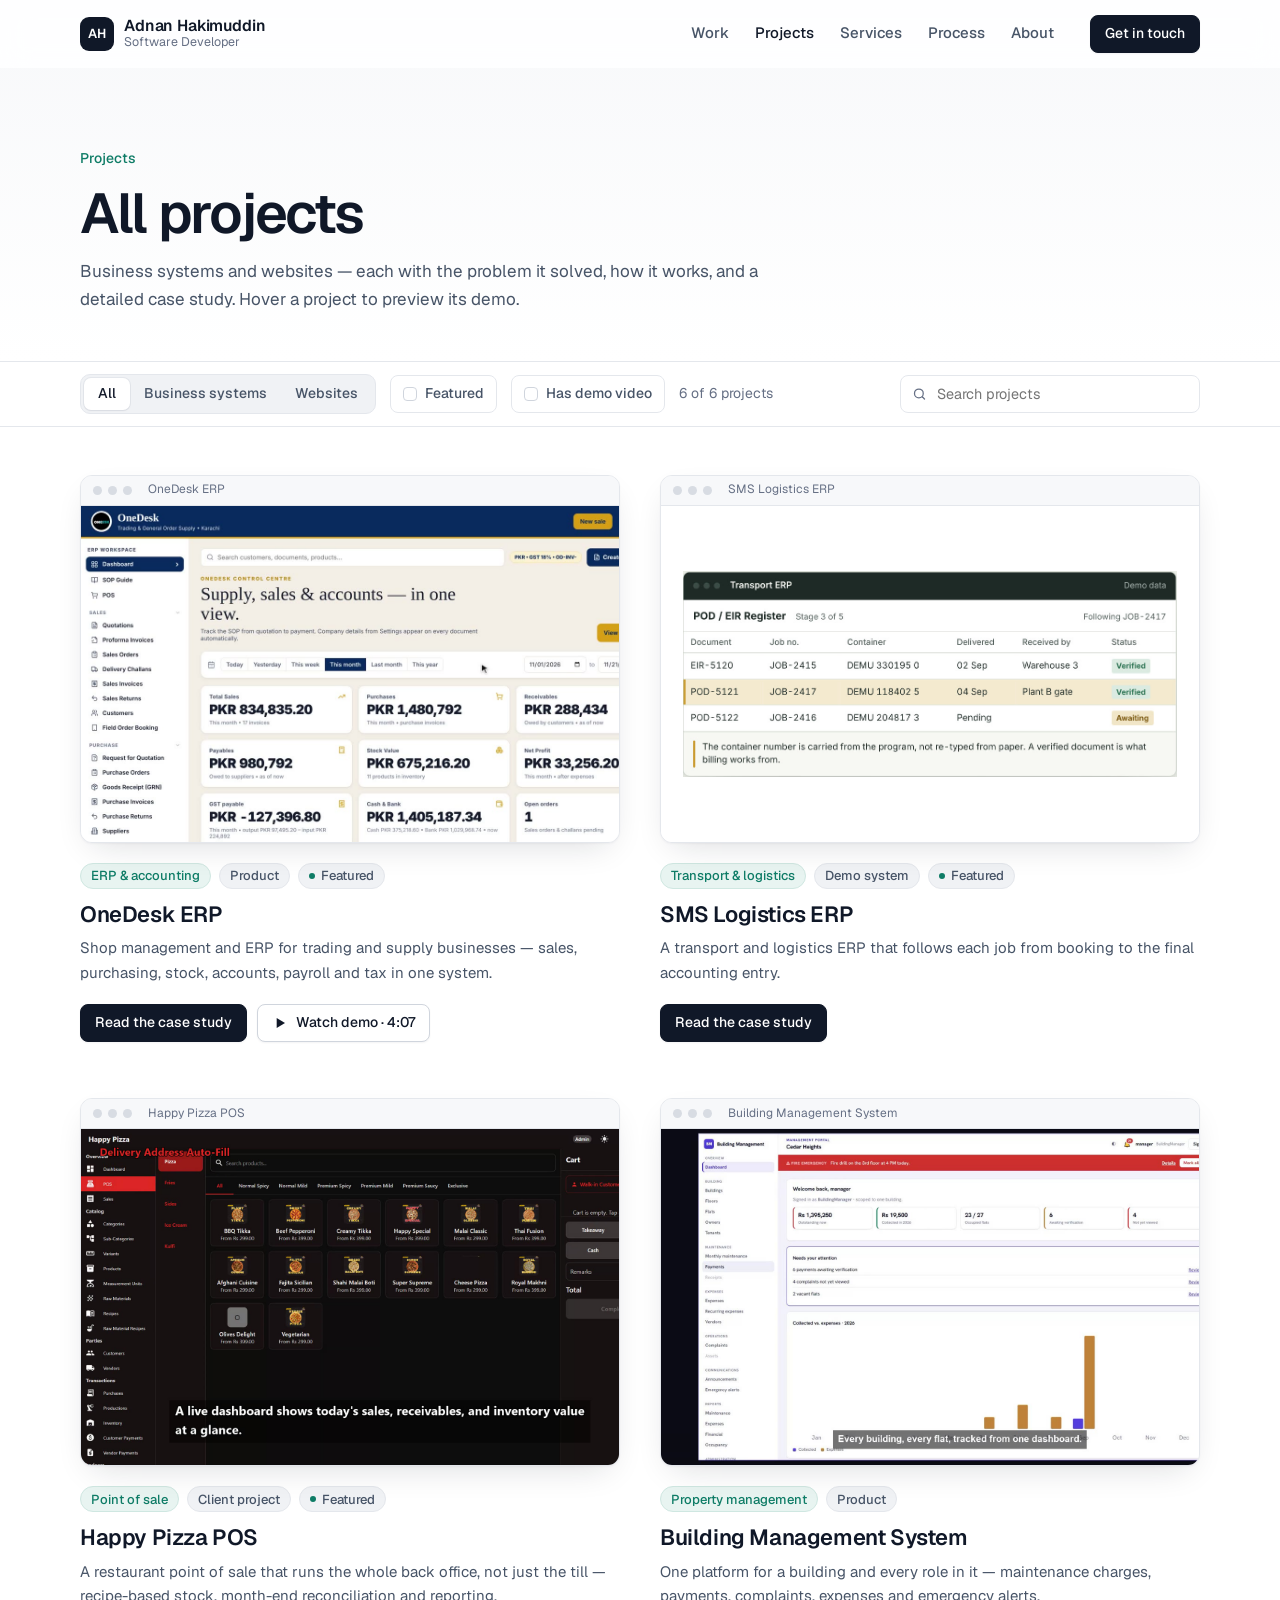
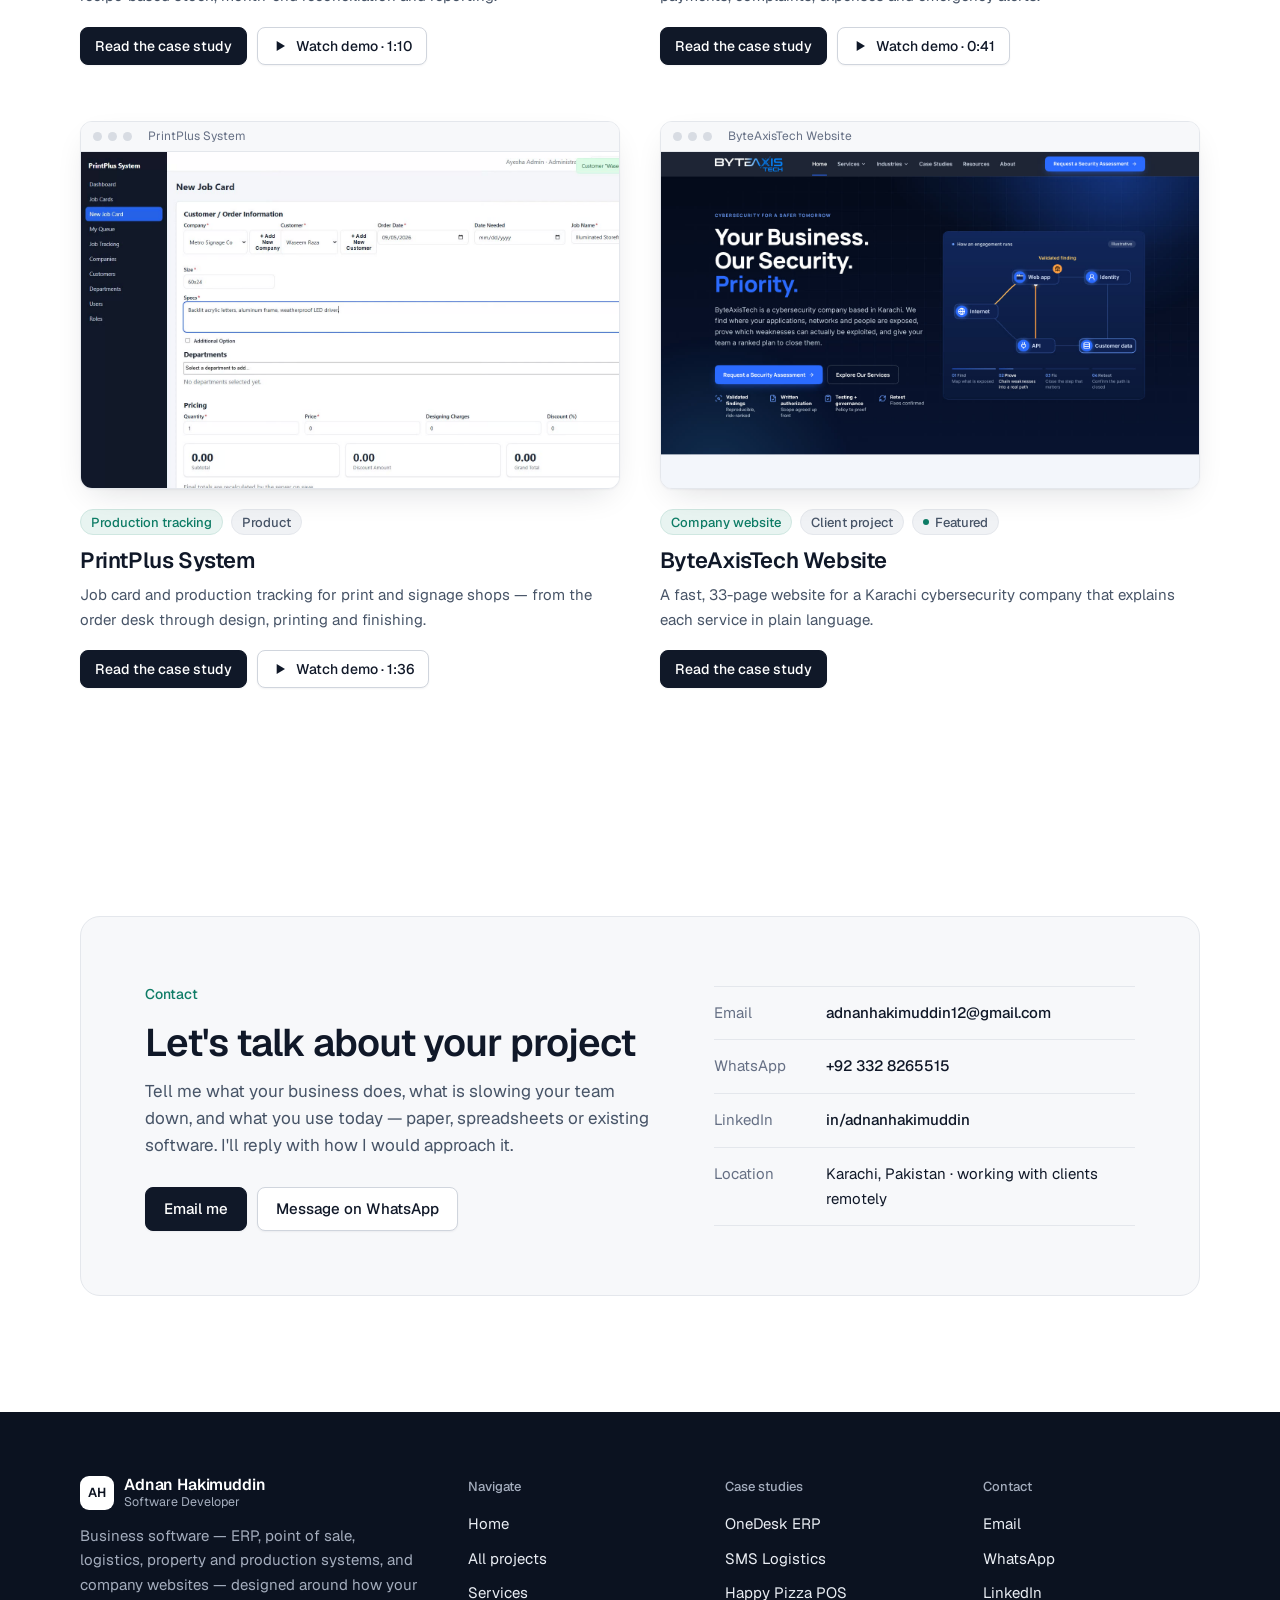
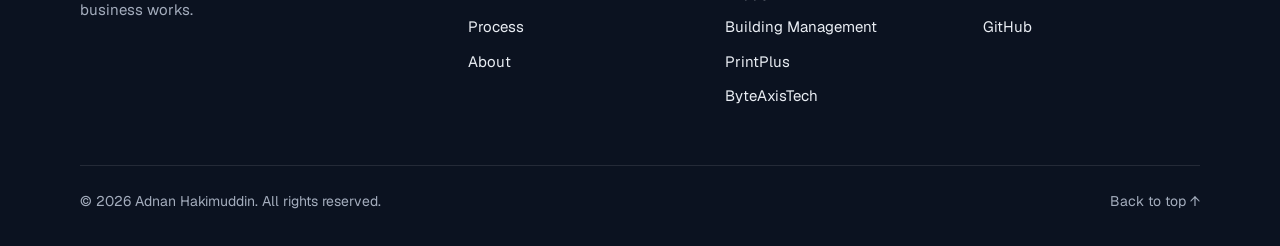
<file: projects.html>
<!DOCTYPE html>
<html lang="en">
<head>
<meta charset="utf-8">
<meta name="viewport" content="width=device-width, initial-scale=1">
<title>Projects — Adnan Hakimuddin</title>
<meta name="description" content="ERP, point of sale, logistics, property management, production tracking and company websites by Adnan Hakimuddin, with case studies and product demos.">
<meta name="author" content="Adnan Hakimuddin">
<meta name="theme-color" content="#ffffff">
<meta property="og:type" content="website">
<meta property="og:title" content="Projects — Adnan Hakimuddin">
<meta property="og:description" content="ERP, point of sale, logistics, property management, production tracking and company websites by Adnan Hakimuddin, with case studies and product demos.">
<meta property="og:image" content="case-studies/onedesk-erp/dashboard.jpg">
<meta name="twitter:card" content="summary_large_image">
<link rel="icon" href="assets/favicon.svg" type="image/svg+xml">
<link rel="preload" href="assets/fonts/geist-latin-wght-normal.woff2" as="font" type="font/woff2" crossorigin>
<link rel="stylesheet" href="assets/style.css">
</head>
<body data-page="projects">
<a class="skip" href="#main">Skip to content</a>
<div class="progress" aria-hidden="true"></div>
<header class="nav">
  <div class="wrap">
    <a class="brand" href="index.html" aria-label="Adnan Hakimuddin — home">
      <span class="brand-mark" aria-hidden="true">AH</span>
      <span class="brand-name">Adnan Hakimuddin<small>Software Developer</small></span>
    </a>
    <nav aria-label="Primary">
      <ul class="nav-links">
        <li><a href="index.html#work">Work</a></li>
        <li><a href="projects.html" aria-current="page">Projects</a></li>
        <li><a href="index.html#services">Services</a></li>
        <li><a href="index.html#process">Process</a></li>
        <li><a href="index.html#about">About</a></li>
      </ul>
    </nav>
    <a class="btn btn--sm nav-cta" href="index.html#contact">Get in touch</a>
    <button class="menu-btn" type="button" aria-expanded="false" aria-controls="menu" aria-label="Open menu"><span aria-hidden="true"><i></i><i></i><i></i></span></button>
  </div>
</header>
<div class="menu" id="menu" role="dialog" aria-modal="true" aria-label="Menu">
  <div class="menu-top">
    <span class="brand"><span class="brand-mark" aria-hidden="true">AH</span><span class="brand-name">Adnan Hakimuddin</span></span>
    <button class="menu-close" type="button" aria-label="Close menu"><svg viewBox="0 0 24 24" aria-hidden="true"><path stroke="currentColor" stroke-width="2" stroke-linecap="round" d="M6 6l12 12M18 6L6 18"/></svg></button>
  </div>
  <ol>
    <li><a href="index.html">Home</a></li>
    <li><a href="index.html#work">Selected work</a></li>
    <li><a href="projects.html">All projects</a></li>
    <li><a href="index.html#services">Services</a></li>
    <li><a href="index.html#process">Process</a></li>
    <li><a href="index.html#about">About</a></li>
  </ol>
  <div class="menu-foot"><a class="btn" href="index.html#contact">Get in touch</a><a class="btn btn--secondary" data-whatsapp href="#" target="_blank" rel="noopener">WhatsApp</a></div>
</div>
<main id="main">
<section class="page-head" aria-labelledby="ph">
  <div class="wrap">
    <p class="eyebrow">Projects</p>
    <h1 class="t-h1" id="ph">All projects</h1>
    <p class="lead">Business systems and websites — each with the problem it solved, how it works, and a detailed case study. Hover a project to preview its demo.</p>
  </div>
</section>
<div class="toolbar" role="search" aria-label="Filter projects">
  <div class="wrap">
    <div class="seg" id="seg" aria-label="Project type"></div>
    <button class="chip" type="button" data-toggle="featured" aria-pressed="false">Featured</button>
    <button class="chip" type="button" data-toggle="video" aria-pressed="false">Has demo video</button>
    <span class="count" id="count" aria-live="polite"></span>
    <label class="search"><span class="visually-hidden">Search projects</span><input id="q" type="search" placeholder="Search projects" autocomplete="off"></label>
  </div>
</div>
<div class="wrap"><div class="pgrid" id="pgrid"></div></div>
<section class="section" id="contact" aria-labelledby="contact-h">
  <div class="wrap">
    <div class="contact-panel" data-reveal>
      <div>
        <p class="eyebrow">Contact</p>
        <h2 class="t-h2" id="contact-h">Let's talk about your project</h2>
        <p class="lead">Tell me what your business does, what is slowing your team down, and what you use today — paper, spreadsheets or existing software. I'll reply with how I would approach it.</p>
        <div class="contact-actions">
          <a class="btn" data-mail href="#">Email me</a>
          <a class="btn btn--secondary" data-whatsapp href="#" target="_blank" rel="noopener">Message on WhatsApp</a>
        </div>
      </div>
      <ul class="contact-list">
        <li><span>Email</span><a data-email-text href="#">adnanhakimuddin12@gmail.com</a></li>
        <li><span>WhatsApp</span><a data-phone-text href="#" target="_blank" rel="noopener">+92 332 8265515</a></li>
        <li><span>LinkedIn</span><a data-linkedin href="#" target="_blank" rel="noopener">in/adnanhakimuddin</a></li>
        <li><span>Location</span><span style="color:var(--text)">Karachi, Pakistan · working with clients remotely</span></li>
      </ul>
    </div>
  </div>
</section>
</main>
<footer class="footer dark">
  <div class="wrap">
    <div class="footer-grid">
      <div class="footer-brand">
        <a class="brand" href="index.html"><span class="brand-mark" aria-hidden="true">AH</span><span class="brand-name">Adnan Hakimuddin<small>Software Developer</small></span></a>
        <p>Business software — ERP, point of sale, logistics, property and production systems, and company websites — designed around how your business works.</p>
      </div>
      <div><h2>Navigate</h2><ul><li><a href="index.html">Home</a></li><li><a href="projects.html">All projects</a></li><li><a href="index.html#services">Services</a></li><li><a href="index.html#process">Process</a></li><li><a href="index.html#about">About</a></li></ul></div>
      <div><h2>Case studies</h2><ul data-footer-cases></ul></div>
      <div><h2>Contact</h2><ul><li><a data-mail href="#">Email</a></li><li><a data-whatsapp href="#" target="_blank" rel="noopener">WhatsApp</a></li><li><a data-linkedin href="#" target="_blank" rel="noopener">LinkedIn</a></li><li><a data-github href="#" target="_blank" rel="noopener">GitHub</a></li></ul></div>
    </div>
    <div class="footer-base"><span>© <span data-year>2026</span> Adnan Hakimuddin. All rights reserved.</span><a href="#main">Back to top ↑</a></div>
  </div>
</footer>
<script src="assets/data.js"></script>
<script src="assets/media-sizes.js"></script>
<script src="assets/site.js"></script>
</body>
</html>
</file>
<file: assets/style.css>
/* =====================================================================
   Adnan Hakimuddin — portfolio
   Restrained, product-grade design system.
   ===================================================================== */

@font-face {
  font-family: "Geist";
  src: url("fonts/geist-latin-wght-normal.woff2") format("woff2-variations");
  font-weight: 100 900; font-style: normal; font-display: swap;
}
@font-face {
  font-family: "Geist Mono";
  src: url("fonts/geist-mono-latin-wght-normal.woff2") format("woff2-variations");
  font-weight: 100 900; font-style: normal; font-display: swap;
}

:root {
  --bg: #ffffff;
  --bg-subtle: #f7f8fa;
  --bg-muted: #f0f2f5;
  --border: #e4e7ec;
  --border-strong: #d0d5dd;
  --text: #101828;
  --text-2: #475467;
  --text-3: #667085;
  --accent: #0e7c66;
  --accent-hover: #0b6654;
  --accent-soft: #e8f4f1;
  --navy: #0b1220;
  --navy-2: #121a2b;
  --navy-3: #1b2436;
  --d-text: #e9edf3;
  --d-text-2: #a4adbd;
  --d-border: rgba(255, 255, 255, .1);

  --sans: "Geist", -apple-system, BlinkMacSystemFont, "Segoe UI", Roboto, sans-serif;
  --mono: "Geist Mono", ui-monospace, SFMono-Regular, Menlo, monospace;

  --max: 1200px;
  --gutter: clamp(20px, 4vw, 40px);
  --nav-h: 68px;
  --r-sm: 8px;
  --r: 12px;
  --r-lg: 16px;
  --shadow-sm: 0 1px 2px rgba(16, 24, 40, .05);
  --shadow: 0 1px 2px rgba(16, 24, 40, .04), 0 12px 32px -12px rgba(16, 24, 40, .16);
  --shadow-lg: 0 2px 4px rgba(16, 24, 40, .04), 0 32px 64px -24px rgba(16, 24, 40, .24);
  --ease: cubic-bezier(.2, .7, .2, 1);
}

*, *::before, *::after { box-sizing: border-box; }
* { margin: 0; padding: 0; }
html { -webkit-text-size-adjust: 100%; scroll-padding-top: calc(var(--nav-h) + 20px); }
@media (prefers-reduced-motion: no-preference) { html { scroll-behavior: smooth; } }

body {
  font-family: var(--sans);
  font-size: 1rem;
  line-height: 1.65;
  color: var(--text);
  background: var(--bg);
  -webkit-font-smoothing: antialiased;
  -moz-osx-font-smoothing: grayscale;
  text-rendering: optimizeLegibility;
}
img, video, svg { display: block; max-width: 100%; }
a { color: inherit; text-decoration: none; }
button, input { font: inherit; color: inherit; }
button { cursor: pointer; background: none; border: 0; }
::selection { background: var(--accent-soft); color: var(--text); }
:focus-visible { outline: 2px solid var(--accent); outline-offset: 3px; border-radius: 4px; }
.dark :focus-visible { outline-color: #6fd3bd; }

.wrap { width: 100%; max-width: var(--max); margin-inline: auto; padding-inline: var(--gutter); }
.visually-hidden { position: absolute !important; width: 1px; height: 1px; overflow: hidden; clip: rect(0 0 0 0); white-space: nowrap; }
.skip { position: fixed; left: 12px; top: -60px; z-index: 300; background: var(--text); color: #fff; padding: 10px 16px; border-radius: var(--r-sm); font-weight: 500; }
.skip:focus { top: 12px; }

/* ---------- type ---------- */
h1, h2, h3, h4 { font-weight: 600; color: var(--text); text-wrap: balance; }
.dark h1, .dark h2, .dark h3, .dark h4 { color: #fff; }
.t-h1 { font-size: clamp(2.35rem, 4.4vw, 3.5rem); line-height: 1.08; letter-spacing: -.032em; }
.t-h2 { font-size: clamp(1.85rem, 3vw, 2.5rem); line-height: 1.15; letter-spacing: -.026em; }
.t-h3 { font-size: clamp(1.4rem, 2vw, 1.75rem); line-height: 1.22; letter-spacing: -.02em; }
.t-h4 { font-size: 1.0625rem; line-height: 1.4; letter-spacing: -.01em; }
.lead { font-size: clamp(1.0625rem, 1.3vw, 1.1875rem); line-height: 1.6; color: var(--text-2); max-width: 62ch; text-wrap: pretty; }
.dark .lead { color: var(--d-text-2); }
.eyebrow { display: inline-flex; align-items: center; gap: 8px; font-size: .875rem; font-weight: 500; color: var(--accent); margin-bottom: 14px; }
.dark .eyebrow { color: #6fd3bd; }
.muted { color: var(--text-2); }
.dark .muted { color: var(--d-text-2); }
.mono { font-family: var(--mono); font-size: .8125rem; }
p { text-wrap: pretty; }

/* ---------- buttons, links, badges ---------- */
.btn {
  display: inline-flex; align-items: center; justify-content: center; gap: 8px;
  height: 44px; padding: 0 18px; border-radius: var(--r-sm);
  font-weight: 500; font-size: .9375rem; white-space: nowrap;
  background: var(--text); color: #fff; border: 1px solid var(--text);
  box-shadow: var(--shadow-sm);
  transition: background-color .2s, border-color .2s, color .2s, transform .2s var(--ease);
}
.btn:hover { background: #1d2939; border-color: #1d2939; }
.btn:active { transform: translateY(1px); }
.btn--secondary { background: var(--bg); color: var(--text); border-color: var(--border-strong); }
.btn--secondary:hover { background: var(--bg-subtle); border-color: var(--border-strong); }
.dark .btn { background: #fff; color: var(--navy); border-color: #fff; }
.dark .btn:hover { background: #e9edf3; }
.dark .btn--secondary { background: transparent; color: #fff; border-color: rgba(255, 255, 255, .24); }
.dark .btn--secondary:hover { background: rgba(255, 255, 255, .06); }
.btn--sm { height: 38px; padding: 0 14px; font-size: .875rem; }
.btn svg { width: 16px; height: 16px; flex: none; }

.link { display: inline-flex; align-items: center; gap: 6px; color: var(--accent); font-weight: 500; }
.link svg { width: 16px; height: 16px; transition: transform .2s var(--ease); }
.link:hover { color: var(--accent-hover); }
.link:hover svg { transform: translateX(3px); }
.dark .link { color: #6fd3bd; }

.badge { display: inline-flex; align-items: center; gap: 6px; height: 26px; padding: 0 10px; border-radius: 999px; font-size: .8125rem; font-weight: 500; color: var(--text-2); background: var(--bg-muted); border: 1px solid var(--border); white-space: nowrap; }
.badge--accent { color: var(--accent); background: var(--accent-soft); border-color: #cfe7e1; }
.badge .dot { width: 6px; height: 6px; border-radius: 50%; background: var(--accent); }
.dark .badge { color: var(--d-text-2); background: rgba(255, 255, 255, .05); border-color: var(--d-border); }

/* =====================================================================
   NAV
   ===================================================================== */
.progress { position: fixed; inset: 0 0 auto 0; height: 2px; z-index: 120; background: var(--accent); transform-origin: 0 50%; transform: scaleX(0); }
.nav { position: fixed; inset: 0 0 auto 0; z-index: 110; height: var(--nav-h); background: rgba(255, 255, 255, .85); backdrop-filter: saturate(1.8) blur(14px); -webkit-backdrop-filter: saturate(1.8) blur(14px); border-bottom: 1px solid transparent; transition: border-color .25s; }
.nav.is-scrolled { border-bottom-color: var(--border); }
.nav .wrap { height: 100%; display: flex; align-items: center; gap: 24px; }
.brand { display: inline-flex; align-items: center; gap: 10px; margin-right: auto; }
.brand-mark { width: 34px; height: 34px; border-radius: 9px; display: grid; place-items: center; background: var(--text); color: #fff; font-weight: 600; font-size: .8125rem; letter-spacing: .01em; flex: none; }
.brand-name { font-weight: 600; font-size: .9875rem; letter-spacing: -.01em; line-height: 1.15; }
.brand-name small { display: block; font-weight: 400; font-size: .78rem; color: var(--text-3); letter-spacing: 0; }
.nav-links { display: flex; gap: 2px; list-style: none; }
.nav-links a { display: block; padding: 7px 12px; border-radius: var(--r-sm); font-size: .9375rem; font-weight: 500; color: var(--text-2); transition: color .2s, background-color .2s; }
.nav-links a:hover { color: var(--text); background: var(--bg-muted); }
.nav-links a[aria-current="page"], .nav-links a.is-active { color: var(--text); }
.menu-btn { display: none; width: 40px; height: 40px; border-radius: var(--r-sm); border: 1px solid var(--border); place-items: center; }
.menu-btn span { display: grid; gap: 4px; }
.menu-btn i { display: block; width: 16px; height: 1.5px; background: currentColor; }

.menu { position: fixed; inset: 0; z-index: 130; background: var(--bg); display: flex; flex-direction: column; padding: 14px var(--gutter) 28px; opacity: 0; visibility: hidden; transform: translateY(-8px); transition: opacity .25s, transform .3s var(--ease), visibility 0s .3s; }
.menu.is-open { opacity: 1; visibility: visible; transform: none; transition: opacity .25s, transform .3s var(--ease); }
.menu-top { display: flex; justify-content: space-between; align-items: center; height: 40px; }
.menu-close { width: 40px; height: 40px; border-radius: var(--r-sm); border: 1px solid var(--border); display: grid; place-items: center; }
.menu-close svg { width: 18px; height: 18px; }
.menu ol { list-style: none; margin-top: 28px; border-top: 1px solid var(--border); }
.menu ol a { display: block; padding: 16px 0; border-bottom: 1px solid var(--border); font-size: 1.25rem; font-weight: 500; letter-spacing: -.01em; }
.menu-foot { margin-top: auto; display: grid; gap: 10px; }
.menu-foot .btn { width: 100%; }

@media (max-width: 900px) {
  .nav-links, .nav .nav-cta { display: none; }
  .menu-btn { display: grid; }
}

/* =====================================================================
   LAYOUT
   ===================================================================== */
.section { padding-block: clamp(72px, 9vw, 120px); }
.section--subtle { background: var(--bg-subtle); border-block: 1px solid var(--border); }
.dark { background: var(--navy); color: var(--d-text); }
.sec-head { display: grid; grid-template-columns: minmax(0, 1fr) minmax(0, 1fr); gap: 20px 64px; align-items: end; margin-bottom: clamp(40px, 5vw, 64px); }
.sec-head .lead { justify-self: end; }
@media (max-width: 860px) { .sec-head { grid-template-columns: 1fr; } .sec-head .lead { justify-self: start; } }

@media (prefers-reduced-motion: no-preference) {
  .js [data-reveal] { opacity: 0; transform: translateY(16px); transition: opacity .7s var(--ease), transform .7s var(--ease); }
  .js [data-reveal].in { opacity: 1; transform: none; }
}

/* =====================================================================
   MEDIA FRAMES
   ===================================================================== */
.frame { position: relative; background: var(--bg); border: 1px solid var(--border); border-radius: var(--r); box-shadow: var(--shadow); overflow: hidden; }
.frame-bar { display: flex; align-items: center; gap: 6px; height: 30px; padding: 0 12px; background: var(--bg-subtle); border-bottom: 1px solid var(--border); }
.frame-bar i { width: 9px; height: 9px; border-radius: 50%; background: #d8dce3; flex: none; }
.frame-bar span { margin-left: 10px; font-size: .75rem; color: var(--text-3); white-space: nowrap; overflow: hidden; text-overflow: ellipsis; }
.frame-in { position: relative; aspect-ratio: var(--ar, 16 / 9); background: var(--bg-muted); overflow: hidden; }
.frame-in > img, .frame-in > video { width: 100%; height: 100%; object-fit: cover; object-position: top left; }
.frame-in > video { object-fit: contain; background: #000; }
.frame-in > img.fit { object-fit: contain; object-position: center; background: var(--bg); padding: 4%; }
.dark .frame { border-color: var(--d-border); background: var(--navy-2); box-shadow: 0 30px 60px -30px rgba(0, 0, 0, .6); }
.dark .frame-bar { background: var(--navy-3); border-color: var(--d-border); }
.dark .frame-bar i { background: #3a4458; }
.dark .frame-bar span { color: var(--d-text-2); }

.phone { border-radius: 28px; padding: 7px; background: #0f1524; box-shadow: var(--shadow-lg); }
.phone img { border-radius: 22px; width: 100%; aspect-ratio: 400 / 730; object-fit: cover; object-position: top; }

/* video poster */
.vplay { position: absolute; inset: 0; width: 100%; height: 100%; display: block; text-align: left; }
.vplay img { width: 100%; height: 100%; object-fit: cover; object-position: top left; transition: transform .6s var(--ease); }
.vplay::after { content: ""; position: absolute; inset: 0; background: linear-gradient(180deg, rgba(11, 18, 32, 0) 55%, rgba(11, 18, 32, .55)); }
.vplay:hover img { transform: scale(1.015); }
.vplay-btn { position: absolute; left: 50%; top: 50%; z-index: 2; translate: -50% -50%; width: 60px; height: 60px; border-radius: 50%; display: grid; place-items: center; background: rgba(255, 255, 255, .96); color: var(--text); box-shadow: 0 8px 24px rgba(11, 18, 32, .25); transition: transform .3s var(--ease); }
.vplay-btn svg { width: 18px; height: 18px; margin-left: 3px; }
.vplay:hover .vplay-btn { transform: scale(1.06); }
.vplay-meta { position: absolute; left: 14px; right: 14px; bottom: 12px; z-index: 2; display: flex; justify-content: space-between; align-items: center; color: #fff; font-size: .8125rem; font-weight: 500; }
.vplay-meta .mono { background: rgba(11, 18, 32, .7); padding: 2px 8px; border-radius: 6px; font-size: .75rem; }

/* =====================================================================
   HERO
   ===================================================================== */
.hero { position: relative; isolation: isolate; padding-top: calc(var(--nav-h) + clamp(48px, 7vw, 96px)); padding-bottom: clamp(64px, 8vw, 104px); overflow: hidden; border-bottom: 1px solid var(--border); }
.hero::before { content: ""; position: absolute; inset: 0; z-index: -2; background:
  radial-gradient(900px 420px at 80% 10%, rgba(14, 124, 102, .07), transparent 70%),
  linear-gradient(180deg, var(--bg-subtle), var(--bg) 75%); }
.hero::after { content: ""; position: absolute; inset: 0; z-index: -1; opacity: .6; pointer-events: none;
  background-image: linear-gradient(var(--border) 1px, transparent 1px), linear-gradient(90deg, var(--border) 1px, transparent 1px);
  background-size: 56px 56px;
  mask-image: radial-gradient(ellipse 60% 55% at 75% 30%, #000 10%, transparent 75%); -webkit-mask-image: radial-gradient(ellipse 60% 55% at 75% 30%, #000 10%, transparent 75%); }
.hero-grid { display: grid; grid-template-columns: minmax(0, 1fr) minmax(0, 1.1fr); gap: clamp(40px, 5vw, 72px); align-items: center; }
.hero h1 { margin-top: 20px; max-width: 16ch; }
.hero .lead { margin-top: 20px; max-width: 52ch; }
.hero-cta { display: flex; flex-wrap: wrap; gap: 12px; margin-top: 32px; }
.hero-facts { display: grid; grid-template-columns: repeat(3, auto); justify-content: start; gap: 12px 40px; margin-top: 44px; padding-top: 26px; border-top: 1px solid var(--border); }
.hero-facts dt { font-size: .8125rem; color: var(--text-3); }
.hero-facts dd { font-weight: 600; font-size: 1.0625rem; letter-spacing: -.01em; }
.hero-visual { position: relative; padding-bottom: 36px; padding-right: 6%; }
.hero-visual .phone { position: absolute; right: 0; bottom: 0; width: 24%; min-width: 112px; }
.hero-note { margin-top: 14px; font-size: .8125rem; color: var(--text-3); max-width: 70%; }
.hero-note a { color: var(--text-2); font-weight: 500; border-bottom: 1px solid var(--border-strong); }
.hero-note a:hover { color: var(--text); border-color: var(--text); }
@media (prefers-reduced-motion: no-preference) {
  .js .hero [data-in] { opacity: 0; transform: translateY(12px); }
  .is-loaded .hero [data-in] { opacity: 1; transform: none; transition: opacity .8s var(--ease), transform .8s var(--ease); transition-delay: calc(var(--i, 0) * 80ms); }
  .js .hero-visual .phone { opacity: 0; transform: translateY(20px); }
  .is-loaded .hero-visual .phone { opacity: 1; transform: none; transition: opacity .9s var(--ease) .5s, transform .9s var(--ease) .5s; }
}
@media (max-width: 980px) {
  .hero-grid { grid-template-columns: 1fr; }
  .hero-visual { max-width: 720px; }
}
@media (max-width: 560px) { .hero-facts { grid-template-columns: 1fr 1fr; } .hero-note { max-width: 62%; } }

/* domains strip */
.domains ul { list-style: none; display: flex; flex-wrap: wrap; justify-content: space-between; gap: 0 24px; padding-block: 20px; }
.domains li { display: flex; align-items: center; gap: 10px; padding-block: 4px; font-size: .9rem; font-weight: 500; color: var(--text-2); white-space: nowrap; }
.domains svg { width: 18px; height: 18px; color: var(--accent); flex: none; }
.domains-wrap { border-bottom: 1px solid var(--border); }
@media (max-width: 980px) { .domains ul { display: grid; grid-template-columns: repeat(3, 1fr); gap: 10px 24px; } }
@media (max-width: 600px) { .domains ul { grid-template-columns: 1fr 1fr; } .domains li { white-space: normal; } }

/* =====================================================================
   FEATURED WORK
   ===================================================================== */
.feature { display: grid; grid-template-columns: minmax(0, 1.25fr) minmax(0, 1fr); gap: clamp(36px, 5vw, 72px); align-items: center; padding-block: clamp(56px, 6vw, 88px); border-top: 1px solid var(--border); }
.feature:first-child { border-top: 0; padding-top: 0; }
.feature:last-child { padding-bottom: 0; }
.feature:nth-child(even) .feature-media { order: 2; }
.feature-media { position: relative; isolation: isolate; padding: 18px; }
.feature-media::before { content: ""; position: absolute; inset: 0; z-index: -1; border-radius: 20px; background: var(--bg-subtle); border: 1px solid var(--border); }
.feature-meta { display: flex; flex-wrap: wrap; align-items: center; gap: 8px; }
.feature h3 { margin-top: 16px; }
.feature h3 a:hover { color: var(--accent); }
.feature .summary { margin-top: 12px; color: var(--text-2); font-size: 1.0625rem; }
.feature-problem { margin-top: 22px; padding: 14px 16px; border-radius: var(--r-sm); background: var(--bg-subtle); border-left: 3px solid var(--border-strong); font-size: .9375rem; color: var(--text-2); }
.feature-problem b { display: block; color: var(--text); font-weight: 600; font-size: .875rem; margin-bottom: 2px; }
.checks { list-style: none; display: grid; gap: 10px; margin-top: 22px; }
.checks li { display: grid; grid-template-columns: 20px 1fr; gap: 10px; font-size: .9375rem; line-height: 1.5; }
.checks svg { width: 18px; height: 18px; margin-top: 2px; color: var(--accent); }
.feature-links { display: flex; flex-wrap: wrap; gap: 10px; margin-top: 28px; }
@media (max-width: 900px) {
  .feature { grid-template-columns: 1fr; }
  .feature:nth-child(even) .feature-media { order: 0; }
  .feature-media { padding: 10px; }
}

/* =====================================================================
   CAPABILITIES
   ===================================================================== */
.caps { display: grid; grid-template-columns: repeat(3, minmax(0, 1fr)); gap: 1px; background: var(--border); border: 1px solid var(--border); border-radius: var(--r-lg); overflow: hidden; }
.cap { background: var(--bg); padding: 28px 28px 30px; display: flex; flex-direction: column; gap: 10px; }
.cap-icon { width: 40px; height: 40px; border-radius: 10px; display: grid; place-items: center; background: var(--accent-soft); color: var(--accent); margin-bottom: 6px; }
.cap-icon svg { width: 20px; height: 20px; }
.cap p { color: var(--text-2); font-size: .9375rem; }
.cap .link { margin-top: auto; padding-top: 8px; font-size: .9rem; }
@media (max-width: 900px) { .caps { grid-template-columns: 1fr 1fr; } }
@media (max-width: 600px) { .caps { grid-template-columns: 1fr; } }

/* =====================================================================
   PROCESS
   ===================================================================== */
.process { list-style: none; display: grid; grid-template-columns: repeat(5, minmax(0, 1fr)); gap: 28px; }
.process li { position: relative; padding-top: 40px; }
.process li::before { content: ""; position: absolute; left: 0; right: -28px; top: 12px; height: 1px; background: var(--border-strong); }
.process li:last-child::before { right: 0; }
.process .num { position: absolute; top: 0; left: 0; width: 25px; height: 25px; border-radius: 50%; display: grid; place-items: center; background: var(--bg-subtle); border: 1px solid var(--accent); color: var(--accent); font-size: .75rem; font-weight: 600; font-family: var(--mono); }
.process p { margin-top: 6px; font-size: .9375rem; color: var(--text-2); }
.process .ex { margin-top: 12px; font-size: .8125rem; color: var(--text-3); padding-left: 10px; border-left: 2px solid var(--border); }
.process-note { margin-top: 36px; font-size: .875rem; color: var(--text-3); }
@media (max-width: 980px) {
  .process { grid-template-columns: 1fr; gap: 0; }
  .process li { padding: 0 0 28px 44px; }
  .process li::before { left: 12px; right: auto; top: 26px; bottom: 0; width: 1px; height: auto; }
  .process li:last-child::before { display: none; }
}

/* =====================================================================
   PRINCIPLES
   ===================================================================== */
.principles { list-style: none; display: grid; grid-template-columns: repeat(3, minmax(0, 1fr)); gap: 36px 48px; }
.principles li { padding-top: 22px; border-top: 1px solid var(--border); }
.principles p { margin-top: 8px; color: var(--text-2); font-size: .9375rem; }
.principles .seen { margin-top: 12px; font-size: .8125rem; color: var(--text-3); }
.principles .seen a { color: var(--accent); font-weight: 500; }
.principles .seen a:hover { text-decoration: underline; }
@media (max-width: 900px) { .principles { grid-template-columns: 1fr 1fr; } }
@media (max-width: 600px) { .principles { grid-template-columns: 1fr; } }

/* =====================================================================
   ABOUT
   ===================================================================== */
.about { display: grid; grid-template-columns: minmax(0, .95fr) minmax(0, 1.05fr); gap: clamp(40px, 6vw, 96px); align-items: start; }
.about .prose { margin-top: 20px; }
.about .prose p { color: var(--text-2); font-size: 1.0625rem; max-width: 60ch; }
.about .prose p + p { margin-top: 14px; }
.about-actions { display: flex; flex-wrap: wrap; gap: 10px; margin-top: 28px; }
.xp-title { font-size: .875rem; font-weight: 500; color: var(--text-3); margin-bottom: 20px; }
.xp { list-style: none; border-left: 1px solid var(--border); margin-left: 6px; }
.xp li { position: relative; padding: 0 0 30px 28px; }
.xp li::before { content: ""; position: absolute; left: -6px; top: 6px; width: 11px; height: 11px; border-radius: 50%; background: var(--bg); border: 2px solid var(--border-strong); }
.xp li:first-child::before { border-color: var(--accent); background: var(--accent); }
.xp li:last-child { padding-bottom: 0; }
.xp .when { font-size: .8125rem; color: var(--text-3); font-family: var(--mono); }
.xp h3 { margin-top: 2px; }
.xp h3 span { font-weight: 400; color: var(--text-2); }
.xp p { margin-top: 6px; color: var(--text-2); font-size: .9375rem; }
@media (max-width: 900px) { .about { grid-template-columns: 1fr; } }

/* =====================================================================
   VIDEOS
   ===================================================================== */
.reel { display: grid; grid-template-columns: repeat(12, minmax(0, 1fr)); gap: 36px 28px; }
.reel-item { grid-column: span 6; display: flex; flex-direction: column; gap: 16px; }
.reel-item:first-child { grid-column: 1 / -1; display: grid; grid-template-columns: minmax(0, 1.6fr) minmax(0, 1fr); gap: 40px; align-items: center; margin-bottom: 12px; }
.reel-item p { color: var(--d-text-2); font-size: .9375rem; }
.reel-item:first-child h3 { font-size: 1.5rem; letter-spacing: -.02em; }
.reel-text { display: flex; flex-direction: column; gap: 8px; align-items: flex-start; }
.reel-text .link { margin-top: 6px; }
@media (max-width: 900px) { .reel-item, .reel-item:nth-child(n) { grid-column: 1 / -1; } .reel-item:first-child { grid-template-columns: 1fr; gap: 16px; } }

/* =====================================================================
   CONTACT & FOOTER
   ===================================================================== */
.contact-panel { display: grid; grid-template-columns: minmax(0, 1.2fr) minmax(0, 1fr); gap: clamp(32px, 5vw, 72px); padding: clamp(28px, 5vw, 64px); border-radius: 20px; background: var(--bg-subtle); border: 1px solid var(--border); }
.contact-panel .lead { margin-top: 14px; }
.contact-actions { display: flex; flex-wrap: wrap; gap: 10px; margin-top: 28px; }
.contact-list { list-style: none; align-self: center; border-top: 1px solid var(--border); }
.contact-list li { display: grid; grid-template-columns: 100px 1fr; gap: 12px; padding: 14px 0; border-bottom: 1px solid var(--border); font-size: .9375rem; }
.contact-list span { color: var(--text-3); }
.contact-list a { font-weight: 500; overflow-wrap: anywhere; }
.contact-list a:hover { color: var(--accent); }
@media (max-width: 900px) { .contact-panel { grid-template-columns: 1fr; } }

.footer { padding-block: 64px 32px; }
.footer-grid { display: grid; grid-template-columns: minmax(0, 1.6fr) repeat(3, minmax(0, 1fr)); gap: 40px; }
.footer-grid > * { min-width: 0; }
.footer-brand p { margin-top: 14px; color: var(--d-text-2); font-size: .9375rem; max-width: 38ch; }
.footer .brand-mark { background: #fff; color: var(--navy); }
.footer .brand-name { color: #fff; }
.footer .brand-name small { color: var(--d-text-2); }
.footer h2 { font-size: .8125rem; font-weight: 500; color: var(--d-text-2); margin-bottom: 14px; }
.footer ul { list-style: none; display: grid; gap: 8px; }
.footer ul a { font-size: .9375rem; color: var(--d-text); overflow-wrap: anywhere; transition: color .2s; }
.footer ul a:hover { color: #6fd3bd; }
.footer-base { display: flex; flex-wrap: wrap; justify-content: space-between; gap: 12px; margin-top: 56px; padding-top: 24px; border-top: 1px solid var(--d-border); color: var(--d-text-2); font-size: .875rem; }
.footer-base a:hover { color: #fff; }
@media (max-width: 860px) { .footer-grid { grid-template-columns: 1fr 1fr; } .footer-brand { grid-column: 1 / -1; } }

/* =====================================================================
   PROJECTS PAGE
   ===================================================================== */
.page-head { padding-top: calc(var(--nav-h) + clamp(48px, 6vw, 80px)); padding-bottom: clamp(36px, 4vw, 48px); background: linear-gradient(180deg, var(--bg-subtle), var(--bg)); }
.page-head .lead { margin-top: 14px; }
.toolbar { position: sticky; top: var(--nav-h); z-index: 50; background: rgba(255, 255, 255, .92); backdrop-filter: blur(12px); -webkit-backdrop-filter: blur(12px); border-block: 1px solid var(--border); }
.toolbar .wrap { display: flex; flex-wrap: wrap; align-items: center; gap: 10px 14px; padding-block: 12px; }
.seg { display: inline-flex; padding: 3px; border-radius: 10px; background: var(--bg-muted); border: 1px solid var(--border); }
.seg button { height: 32px; padding: 0 14px; border-radius: 7px; font-size: .875rem; font-weight: 500; color: var(--text-2); transition: background-color .2s, color .2s, box-shadow .2s; }
.seg button[aria-pressed="true"] { background: var(--bg); color: var(--text); box-shadow: var(--shadow-sm), 0 0 0 1px var(--border); }
.chip { display: inline-flex; align-items: center; gap: 8px; height: 38px; padding: 0 12px; border-radius: var(--r-sm); border: 1px solid var(--border); font-size: .875rem; font-weight: 500; color: var(--text-2); transition: border-color .2s, color .2s; }
.chip::before { content: ""; width: 14px; height: 14px; border-radius: 4px; border: 1.5px solid var(--border-strong); transition: background-color .2s, border-color .2s; }
.chip:hover { border-color: var(--border-strong); }
.chip[aria-pressed="true"] { color: var(--text); border-color: var(--border-strong); }
.chip[aria-pressed="true"]::before { background: var(--accent) url("data:image/svg+xml;utf8,<svg xmlns='http://www.w3.org/2000/svg' viewBox='0 0 16 16'><path d='M4 8.5l2.5 2.5L12 5.5' stroke='white' stroke-width='2' fill='none'/></svg>") center / 12px no-repeat; border-color: var(--accent); }
.count { font-size: .875rem; color: var(--text-3); }
.search { margin-left: auto; position: relative; }
.search input { width: min(300px, 70vw); height: 38px; padding: 0 14px 0 36px; border-radius: var(--r-sm); border: 1px solid var(--border); background: var(--bg); font-size: .9rem; transition: border-color .2s, box-shadow .2s; }
.search input:focus { outline: none; border-color: var(--accent); box-shadow: 0 0 0 3px var(--accent-soft); }
.search svg { position: absolute; left: 12px; top: 50%; translate: 0 -50%; width: 15px; height: 15px; color: var(--text-3); }
@media (max-width: 760px) { .search { margin-left: 0; width: 100%; } .search input { width: 100%; } }

.pgrid { display: grid; grid-template-columns: repeat(2, minmax(0, 1fr)); gap: 56px 40px; padding-block: 48px 112px; }
.pcard { display: flex; flex-direction: column; gap: 20px; transition: opacity .3s var(--ease), transform .4s var(--ease); }
.pcard.is-out { opacity: 0; transform: translateY(10px); }
.pmedia { display: block; }
.pcard .frame { transition: box-shadow .3s var(--ease), transform .3s var(--ease); }
.pcard .pmedia:hover .frame { box-shadow: var(--shadow-lg); transform: translateY(-2px); }
.pcard-meta { display: flex; flex-wrap: wrap; align-items: center; gap: 8px; }
.pcard h2 { margin-top: 12px; font-size: 1.375rem; letter-spacing: -.018em; line-height: 1.25; }
.pcard h2 a:hover { color: var(--accent); }
.pcard p { margin-top: 8px; color: var(--text-2); font-size: .9375rem; }
.pcard-links { display: flex; flex-wrap: wrap; gap: 10px; margin-top: 18px; }
.pcard .preview { position: absolute; inset: 0; width: 100%; height: 100%; object-fit: cover; object-position: top left; opacity: 0; transition: opacity .3s; pointer-events: none; z-index: 1; }
.pcard .preview.on { opacity: 1; }
.empty { grid-column: 1 / -1; text-align: center; padding: 72px 24px; border: 1px dashed var(--border-strong); border-radius: var(--r-lg); }
.empty p { margin: 8px auto 20px; color: var(--text-2); max-width: 46ch; }
@media (max-width: 860px) { .pgrid { grid-template-columns: 1fr; } }

/* =====================================================================
   CASE STUDY
   ===================================================================== */
.cs-hero { padding-top: calc(var(--nav-h) + clamp(36px, 5vw, 64px)); padding-bottom: clamp(48px, 6vw, 72px); background: linear-gradient(180deg, var(--bg-subtle), var(--bg) 85%); }
.crumbs { display: flex; flex-wrap: wrap; gap: 8px; font-size: .875rem; color: var(--text-3); }
.crumbs a:hover { color: var(--text); }
.cs-tags { display: flex; flex-wrap: wrap; gap: 8px; margin-top: 28px; }
.cs-hero h1 { margin-top: 16px; max-width: 22ch; }
.cs-hero .lead { margin-top: 16px; }
.cs-meta { display: grid; grid-template-columns: repeat(4, minmax(0, 1fr)); margin-top: 36px; border: 1px solid var(--border); border-radius: var(--r); background: var(--bg); }
.cs-meta div { padding: 16px 20px; border-left: 1px solid var(--border); }
.cs-meta div:first-child { border-left: 0; }
.cs-meta dt { font-size: .8125rem; color: var(--text-3); }
.cs-meta dd { font-weight: 500; font-size: .9375rem; margin-top: 2px; line-height: 1.45; }
@media (max-width: 860px) { .cs-meta { grid-template-columns: 1fr 1fr; } .cs-meta div:nth-child(3) { border-left: 0; } .cs-meta div:nth-child(n+3) { border-top: 1px solid var(--border); } }
.cs-media { margin-top: clamp(36px, 5vw, 56px); }
.cs-media figcaption { margin-top: 12px; font-size: .875rem; color: var(--text-3); }

.cs-body { display: grid; grid-template-columns: 200px minmax(0, 1fr); gap: clamp(32px, 5vw, 72px); padding-block: clamp(40px, 5vw, 64px) clamp(72px, 8vw, 112px); }
.toc { position: sticky; top: calc(var(--nav-h) + 28px); align-self: start; }
.toc p { font-size: .8125rem; font-weight: 500; color: var(--text-3); margin-bottom: 10px; }
.toc ol { list-style: none; border-left: 1px solid var(--border); }
.toc a { display: block; padding: 5px 0 5px 14px; margin-left: -1px; border-left: 1px solid transparent; font-size: .875rem; color: var(--text-3); transition: color .2s, border-color .2s; }
.toc a:hover { color: var(--text); }
.toc a.is-active { color: var(--text); border-left-color: var(--accent); font-weight: 500; }
@media (max-width: 1020px) { .cs-body { grid-template-columns: 1fr; } .toc { display: none; } }

.cs-sec { padding-block: clamp(40px, 5vw, 64px); border-top: 1px solid var(--border); }
.cs-sec:first-child { border-top: 0; padding-top: 0; }
.cs-sec > .lead { margin-top: 12px; }
.cs-sec .prose { margin-top: 18px; }
.cs-sec .prose p { color: var(--text-2); font-size: 1.0625rem; max-width: 66ch; }
.cs-sec .prose p + p { margin-top: 12px; }

.issues { list-style: none; margin-top: 28px; display: grid; grid-template-columns: repeat(2, minmax(0, 1fr)); gap: 12px; }
.issues li { padding: 18px 20px; border-radius: var(--r); border: 1px solid var(--border); background: var(--bg); }
.issues h3 { display: flex; gap: 10px; align-items: flex-start; }
.issues h3 svg { width: 18px; height: 18px; color: #b54708; flex: none; margin-top: 2px; }
.issues p { margin-top: 6px; color: var(--text-2); font-size: .9375rem; padding-left: 28px; }
@media (max-width: 760px) { .issues { grid-template-columns: 1fr; } }

.flow { list-style: none; margin-top: 32px; display: grid; grid-template-columns: repeat(var(--n, 5), minmax(0, 1fr)); gap: 14px; }
.flow li { position: relative; }
.flow .node { height: 100%; padding: 16px; border-radius: var(--r); background: var(--bg); border: 1px solid var(--border); box-shadow: var(--shadow-sm); }
.flow li:last-child .node { background: var(--accent-soft); border-color: #cfe7e1; }
.flow .step { font-size: .75rem; font-weight: 500; color: var(--text-3); }
.flow .node h3 { margin-top: 4px; font-size: .9875rem; }
.flow .node .mono { display: block; margin-top: 4px; color: var(--accent); font-size: .75rem; }
.flow .node p { margin-top: 8px; font-size: .8125rem; color: var(--text-2); line-height: 1.5; }
.flow li:not(:last-child)::after { content: ""; position: absolute; right: -12px; top: 50%; width: 10px; height: 10px; translate: 0 -50%; z-index: 1; background: url("data:image/svg+xml;utf8,<svg xmlns='http://www.w3.org/2000/svg' viewBox='0 0 10 10'><path d='M2 1l4 4-4 4' stroke='%2398a2b3' stroke-width='1.6' fill='none'/></svg>") center / contain no-repeat; }
@media (prefers-reduced-motion: no-preference) {
  .js .flow li { opacity: 0; transform: translateY(8px); transition: opacity .5s var(--ease), transform .5s var(--ease); }
  .js .flow.in li { opacity: 1; transform: none; }
  .js .flow.in li:nth-child(2) { transition-delay: .07s; } .js .flow.in li:nth-child(3) { transition-delay: .14s; }
  .js .flow.in li:nth-child(4) { transition-delay: .21s; } .js .flow.in li:nth-child(5) { transition-delay: .28s; }
}
@media (max-width: 900px) {
  .flow { grid-template-columns: 1fr; gap: 16px; }
  .flow li:not(:last-child)::after { right: auto; left: 24px; top: auto; bottom: -14px; translate: 0 0; rotate: 90deg; }
}

.feats { margin-top: 28px; display: grid; grid-template-columns: repeat(2, minmax(0, 1fr)); gap: 24px 40px; }
.feats div { display: grid; grid-template-columns: 20px 1fr; gap: 4px 12px; }
.feats svg { width: 18px; height: 18px; color: var(--accent); margin-top: 3px; grid-row: span 2; }
.feats p { color: var(--text-2); font-size: .9375rem; }
@media (max-width: 760px) { .feats { grid-template-columns: 1fr; } }

.decisions { list-style: none; margin-top: 28px; display: grid; gap: 12px; }
.decisions li { display: grid; grid-template-columns: minmax(0, .75fr) minmax(0, 1.25fr); gap: 8px 32px; padding: 20px 22px; border-radius: var(--r); background: var(--bg-subtle); border: 1px solid var(--border); }
.decisions p { color: var(--text-2); font-size: .9375rem; }
@media (max-width: 760px) { .decisions li { grid-template-columns: 1fr; } }

.metrics { margin-top: 28px; display: grid; grid-template-columns: repeat(4, minmax(0, 1fr)); gap: 12px; }
.metrics div { padding: 20px; border-radius: var(--r); border: 1px solid var(--border); background: var(--bg); }
.metrics strong { display: block; font-size: 1.75rem; font-weight: 600; letter-spacing: -.03em; line-height: 1.1; color: var(--accent); white-space: nowrap; }
.metrics b { display: block; margin-top: 10px; font-weight: 600; font-size: .9375rem; line-height: 1.35; }
.metrics span { display: block; margin-top: 4px; font-size: .8125rem; color: var(--text-3); line-height: 1.45; }
@media (max-width: 900px) { .metrics { grid-template-columns: 1fr 1fr; } }

.tbl-wrap { margin-top: 28px; overflow-x: auto; border: 1px solid var(--border); border-radius: var(--r); }
.tbl { width: 100%; border-collapse: collapse; min-width: 560px; font-size: .9375rem; }
.tbl th { text-align: left; font-size: .8125rem; font-weight: 500; color: var(--text-3); padding: 12px 18px; background: var(--bg-subtle); border-bottom: 1px solid var(--border); }
.tbl td { padding: 14px 18px; border-bottom: 1px solid var(--border); vertical-align: top; color: var(--text-2); }
.tbl tr:last-child td { border-bottom: 0; }
.tbl td:first-child { color: var(--text); font-weight: 500; }
.tbl--num td:not(:first-child) { font-family: var(--mono); font-size: .875rem; }
.tbl--num td:last-child { color: var(--accent); font-weight: 600; }

.cols { margin-top: 28px; display: grid; grid-template-columns: repeat(2, minmax(0, 1fr)); gap: 16px; }
.cols > div { padding: 20px 22px; border-radius: var(--r); border: 1px solid var(--border); }
.cols ul { list-style: none; margin-top: 10px; display: grid; gap: 8px; }
.cols li { position: relative; padding-left: 16px; color: var(--text-2); font-size: .9375rem; line-height: 1.5; }
.cols li::before { content: ""; position: absolute; left: 0; top: .6em; width: 6px; height: 6px; border-radius: 50%; background: var(--border-strong); }
@media (max-width: 760px) { .cols { grid-template-columns: 1fr; } }

.timeline { list-style: none; margin-top: 28px; border-left: 1px solid var(--border); margin-left: 6px; }
.timeline > li { position: relative; padding: 0 0 28px 28px; }
.timeline > li:last-child { padding-bottom: 0; }
.timeline > li::before { content: ""; position: absolute; left: -6px; top: 6px; width: 11px; height: 11px; border-radius: 50%; background: var(--bg); border: 2px solid var(--accent); }
.timeline .mono { color: var(--text-3); }
.timeline h3 { margin-top: 2px; }
.timeline ul { margin-top: 8px; padding-left: 18px; color: var(--text-2); font-size: .9375rem; }
.timeline ul li { padding: 2px 0; }

.shots { margin-top: 28px; display: grid; grid-template-columns: repeat(2, minmax(0, 1fr)); gap: 32px 24px; }
.shots--lead figure:first-child { grid-column: 1 / -1; }
.shots--tall.shots--lead figure:first-child { grid-column: auto; }
.shots button { display: block; width: 100%; text-align: left; cursor: zoom-in; }
.shots .frame { transition: box-shadow .3s var(--ease), transform .3s var(--ease); }
.shots button:hover .frame { box-shadow: var(--shadow-lg); transform: translateY(-2px); }
.shots .frame-in img { object-fit: contain; background: var(--bg); }
.shots figcaption { margin-top: 10px; font-size: .875rem; color: var(--text-2); }
@media (max-width: 760px) { .shots { grid-template-columns: 1fr; } }

.related { display: grid; grid-template-columns: repeat(2, minmax(0, 1fr)); gap: 32px; }
.related a { display: flex; flex-direction: column; gap: 16px; }
.related h3 { font-size: 1.25rem; }
.related a:hover h3 { color: #6fd3bd; }
.related p { margin-top: 4px; color: var(--d-text-2); font-size: .9375rem; }
@media (max-width: 760px) { .related { grid-template-columns: 1fr; } }

.next-proj { display: flex; justify-content: space-between; align-items: center; gap: 24px; padding-block: 40px; border-top: 1px solid var(--border); }
.next-proj span { font-size: .875rem; color: var(--text-3); }
.next-proj strong { display: block; margin-top: 2px; font-size: clamp(1.4rem, 2.4vw, 1.75rem); font-weight: 600; letter-spacing: -.02em; }
.next-proj svg { width: 22px; height: 22px; color: var(--text-3); transition: transform .25s var(--ease), color .2s; flex: none; }
.next-proj:hover strong { color: var(--accent); }
.next-proj:hover svg { transform: translateX(4px); color: var(--accent); }

.notfound { padding-top: calc(var(--nav-h) + 120px); padding-bottom: 140px; }
.notfound p { margin: 14px 0 28px; }

/* =====================================================================
   DIALOGS
   ===================================================================== */
dialog.modal { border: 0; padding: 0; background: transparent; max-width: none; max-height: none; width: 100vw; height: 100vh; height: 100dvh; color: var(--d-text); }
dialog.modal::backdrop { background: rgba(11, 18, 32, .86); backdrop-filter: blur(6px); }
dialog.modal[open] { display: grid; place-items: center; }
@media (prefers-reduced-motion: no-preference) { dialog.modal[open] .modal-in { animation: modal .35s var(--ease); } }
@keyframes modal { from { opacity: 0; transform: translateY(12px) scale(.99); } }
.modal-in { width: min(1180px, 92vw); display: grid; gap: 14px; }
.modal-in video, .modal-in img { width: 100%; max-height: 76vh; object-fit: contain; background: #000; border-radius: var(--r); }
.modal-in img { background: #fff; }
.modal-bar { display: flex; justify-content: space-between; align-items: flex-start; gap: 20px; }
.modal-bar h2 { color: #fff; font-size: 1.0625rem; }
.modal-bar p { color: var(--d-text-2); font-size: .875rem; max-width: 70ch; margin-top: 2px; }
.modal-actions { display: flex; gap: 8px; flex: none; }
.modal-actions .btn { background: #fff; color: var(--navy); border-color: #fff; }
.icon-btn { width: 38px; height: 38px; border-radius: var(--r-sm); display: grid; place-items: center; border: 1px solid rgba(255, 255, 255, .2); color: #fff; transition: background-color .2s; }
.icon-btn:hover { background: rgba(255, 255, 255, .1); }
.icon-btn svg { width: 16px; height: 16px; }

@media (prefers-reduced-motion: reduce) {
  *, *::before, *::after { animation-duration: .01ms !important; animation-iteration-count: 1 !important; transition-duration: .01ms !important; }
}
</file>
